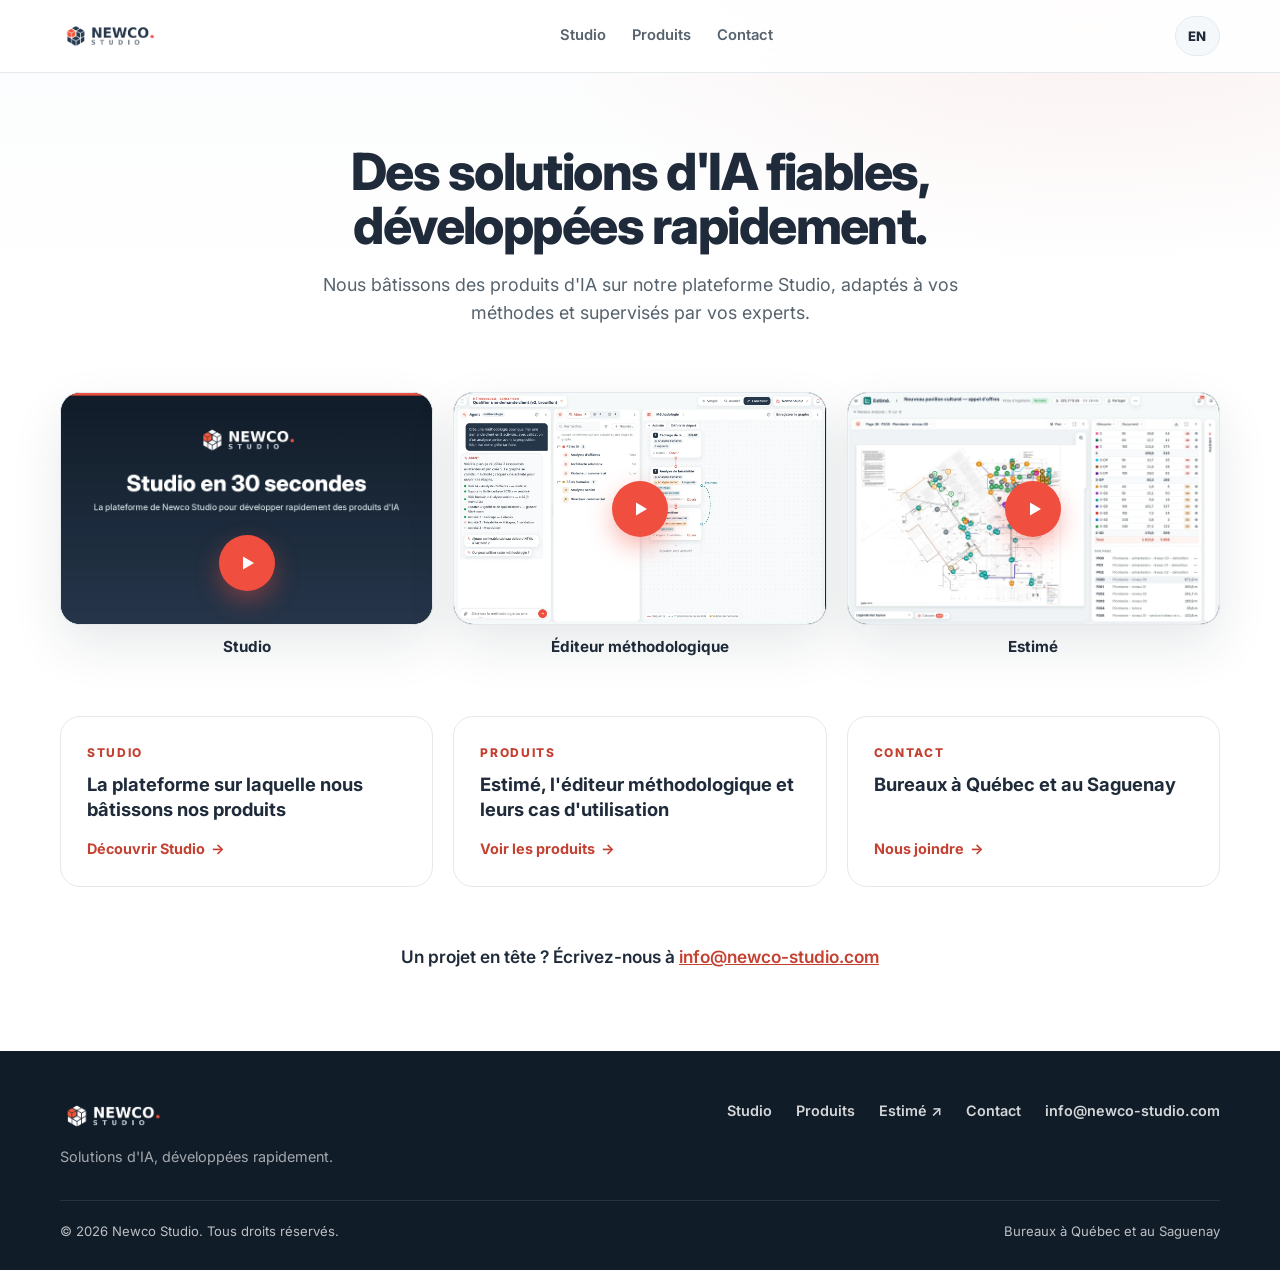
<file: index.html>
<!DOCTYPE html>
<html lang="fr-CA">
<head>
<meta charset="utf-8">
<meta name="viewport" content="width=device-width, initial-scale=1">
<title>Newco Studio — Solutions d'IA développées rapidement</title>
<meta name="description" content="Newco Studio développe rapidement des solutions d'IA fiables sur sa plateforme Studio : l'éditeur méthodologique et Estimé." data-i18n="content" data-content-en="Newco Studio builds reliable AI solutions fast on its Studio platform: the methodology editor and Estimate.">
<meta name="theme-color" content="#26364A">
<link rel="icon" type="image/png" sizes="32x32" href="images/favicon-32.png">
<link rel="apple-touch-icon" sizes="180x180" href="images/favicon-180.png">
<meta property="og:type" content="website">
<meta property="og:site_name" content="Newco Studio">
<meta property="og:title" content="Newco Studio — Solutions d'IA développées rapidement">
<meta property="og:description" content="Newco Studio développe rapidement des solutions d'IA fiables sur sa plateforme Studio : l'éditeur méthodologique et Estimé.">
<meta property="og:image" content="images/og-image.jpg">
<meta property="og:image:width" content="1200">
<meta property="og:image:height" content="630">
<meta name="twitter:card" content="summary_large_image">
<link rel="preconnect" href="https://fonts.googleapis.com">
<link rel="preconnect" href="https://fonts.gstatic.com" crossorigin>
<link href="https://fonts.googleapis.com/css2?family=Inter:wght@400;500;600;700;800&display=swap" rel="stylesheet">
<link rel="stylesheet" href="styles.css">
</head>
<body data-lang="fr"
  data-title-fr="Newco Studio — Solutions d'IA développées rapidement"
  data-title-en="Newco Studio — AI solutions, built fast">
<a class="skip" href="#main"><span class="fr">Aller au contenu</span><span class="en">Skip to content</span></a>

<header class="nav">
  <div class="wrap nav-in">
    <a class="brand" href="index.html"><img src="images/logo-wordmark.png" alt="Newco Studio" width="931" height="306"></a>
    <nav class="nav-links" id="navLinks" aria-label="Principale" data-i18n="aria-label" data-aria-label-en="Main">
      <a href="studio.html">Studio</a>
      <a href="produits.html"><span class="fr">Produits</span><span class="en">Products</span></a>
      <a href="contact.html">Contact</a>
    </nav>
    <div class="nav-right">
      <button class="lang" id="langBtn" type="button" lang="en" aria-label="English version">EN</button>
      <button class="menu-btn" id="menuBtn" type="button" aria-controls="navLinks" aria-expanded="false" aria-label="Menu"><span></span><span></span><span></span></button>
    </div>
  </div>
</header>

<main id="main">

<section class="home-hero">
  <div class="wrap">
    <h1><span class="fr">Des solutions d'IA fiables, développées rapidement.</span><span class="en">Reliable AI solutions, built fast.</span></h1>
    <p class="lead"><span class="fr">Nous bâtissons des produits d'IA sur notre plateforme Studio, adaptés à vos méthodes et supervisés par vos experts.</span><span class="en">We build AI products on our Studio platform, adapted to your methods and supervised by your experts.</span></p>
  </div>
</section>

<section class="home-videos" aria-label="Vidéos de 30 secondes" data-i18n="aria-label" data-aria-label-en="30-second videos">
  <div class="wrap vgrid">
      <figure class="vcard reveal">
        <figure class="vid brand" data-video-fr="videos/studio-30s-fr.mp4" data-video-en="videos/studio-30s-en.mp4">
      <video preload="none" playsinline controls width="1600" height="1000"
        poster="images/shots/studio-poster-fr.webp" data-poster-en="images/shots/studio-poster-en.webp"
        aria-label="Vidéo : Studio en 30 secondes" data-aria-label-en="Video: Studio in 30 seconds" data-i18n="poster aria-label">
        <source src="videos/studio-30s-fr.mp4" type="video/mp4">
      </video>
      <button class="vid-play" type="button" aria-label="Lire la vidéo : Studio en 30 secondes" data-aria-label-en="Play the video: Studio in 30 seconds" data-i18n="aria-label">
        <span class="pb" aria-hidden="true"><svg viewBox="0 0 20 20"><path d="M5 3.5v13l11-6.5z" fill="#fff"/></svg></span>
        <span><span class="fr">Studio en 30 secondes</span><span class="en">Studio in 30 seconds</span>
          <small class="when-ready">0:30</small>
          <small class="when-soon"><span class="fr">Vidéo bientôt disponible</span><span class="en">Video coming soon</span></small></span>
      </button>
    </figure>
        <figcaption><span class="fr">Studio</span><span class="en">Studio</span></figcaption>
      </figure>
      <figure class="vcard reveal">
        <figure class="vid" data-video-fr="videos/editeur-30s-fr.mp4" data-video-en="videos/editeur-30s-en.mp4">
          <video preload="none" playsinline controls width="1440" height="900"
            poster="images/shots/editor-graph-fr.webp" data-poster-en="images/shots/editor-graph-en.webp"
            aria-label="Vidéo : l'éditeur méthodologique en 30 secondes" data-aria-label-en="Video: the methodology editor in 30 seconds" data-i18n="poster aria-label">
            <source src="videos/editeur-30s-fr.mp4" type="video/mp4">
          </video>
          <button class="vid-play" type="button">
            <span class="pb" aria-hidden="true"><svg viewBox="0 0 20 20"><path d="M5 3.5v13l11-6.5z" fill="#fff"/></svg></span>
            <span><span class="fr">L'éditeur en 30 secondes</span><span class="en">The editor in 30 seconds</span>
              <small class="when-ready">0:30</small>
              <small class="when-soon"><span class="fr">Vidéo bientôt disponible</span><span class="en">Video coming soon</span></small></span>
          </button>
        </figure>
        <figcaption><span class="fr">Éditeur méthodologique</span><span class="en">Methodology editor</span></figcaption>
      </figure>
      <figure class="vcard reveal">
        <figure class="vid" data-video-fr="videos/estime-30s-fr.mp4" data-video-en="videos/estime-30s-en.mp4">
          <video preload="none" playsinline controls width="1600" height="1000"
            poster="images/shots/estime-plan-measure-fr.webp" data-poster-en="images/shots/estime-plan-measure-en.webp"
            aria-label="Vidéo : Estimé en 30 secondes" data-aria-label-en="Video: Estimate in 30 seconds" data-i18n="poster aria-label">
            <source src="videos/estime-30s-fr.mp4" type="video/mp4">
          </video>
          <button class="vid-play" type="button">
            <span class="pb" aria-hidden="true"><svg viewBox="0 0 20 20"><path d="M5 3.5v13l11-6.5z" fill="#fff"/></svg></span>
            <span><span class="fr">Estimé en 30 secondes</span><span class="en">Estimate in 30 seconds</span>
              <small class="when-ready">0:30</small>
              <small class="when-soon"><span class="fr">Vidéo bientôt disponible</span><span class="en">Video coming soon</span></small></span>
          </button>
        </figure>
        <figcaption><span class="fr">Estimé</span><span class="en">Estimate</span></figcaption>
      </figure>
  </div>
</section>

<section class="home-links">
  <div class="wrap lgrid">
    <a class="lcard reveal" href="studio.html">
      <span class="lk">Studio</span>
      <b><span class="fr">La plateforme sur laquelle nous bâtissons nos produits</span><span class="en">The platform we build our products on</span></b>
      <span class="go arrow"><span class="fr">Découvrir Studio</span><span class="en">Discover Studio</span></span>
    </a>
    <a class="lcard reveal" href="produits.html">
      <span class="lk"><span class="fr">Produits</span><span class="en">Products</span></span>
      <b><span class="fr">Estimé, l'éditeur méthodologique et leurs cas d'utilisation</span><span class="en">Estimate, the methodology editor and their use cases</span></b>
      <span class="go arrow"><span class="fr">Voir les produits</span><span class="en">See the products</span></span>
    </a>
    <a class="lcard reveal" href="contact.html">
      <span class="lk">Contact</span>
      <b><span class="fr">Bureaux à Québec et au Saguenay</span><span class="en">Offices in Québec City and Saguenay</span></b>
      <span class="go arrow"><span class="fr">Nous joindre</span><span class="en">Contact us</span></span>
    </a>
  </div>
</section>

<section class="home-cta">
  <div class="wrap">
    <p class="reveal"><span class="fr">Un projet en tête ? Écrivez-nous à</span><span class="en">Have a project in mind? Write to us at</span> <a href="mailto:info@newco-studio.com">info@newco-studio.com</a></p>
  </div>
</section>

</main>

<footer class="footer">
  <div class="wrap footer-in">
    <div>
      <img src="images/logo-wordmark-white.png" alt="Newco Studio" width="931" height="306" loading="lazy">
      <p><span class="fr">Solutions d'IA, développées rapidement.</span><span class="en">AI solutions, built fast.</span></p>
    </div>
    <nav aria-label="Pied de page" data-i18n="aria-label" data-aria-label-en="Footer">
      <a href="studio.html">Studio</a>
      <a href="produits.html"><span class="fr">Produits</span><span class="en">Products</span></a>
      <a class="ext" data-ext="ESTIME_URL" href="produits.html#estime"><span class="fr">Estimé </span><span class="en">Estimate </span></a>
      <a href="contact.html">Contact</a>
      <a href="mailto:info@newco-studio.com">info@newco-studio.com</a>
    </nav>
  </div>
  <div class="wrap footer-bottom">
    <span><span class="fr">© 2026 Newco Studio. Tous droits réservés.</span><span class="en">© 2026 Newco Studio. All rights reserved.</span></span>
    <span><span class="fr">Bureaux à Québec et au Saguenay</span><span class="en">Offices in Québec City and Saguenay</span></span>
  </div>
</footer>

<script src="config.js"></script>
<script src="app.js"></script>
</body>
</html>
</file>
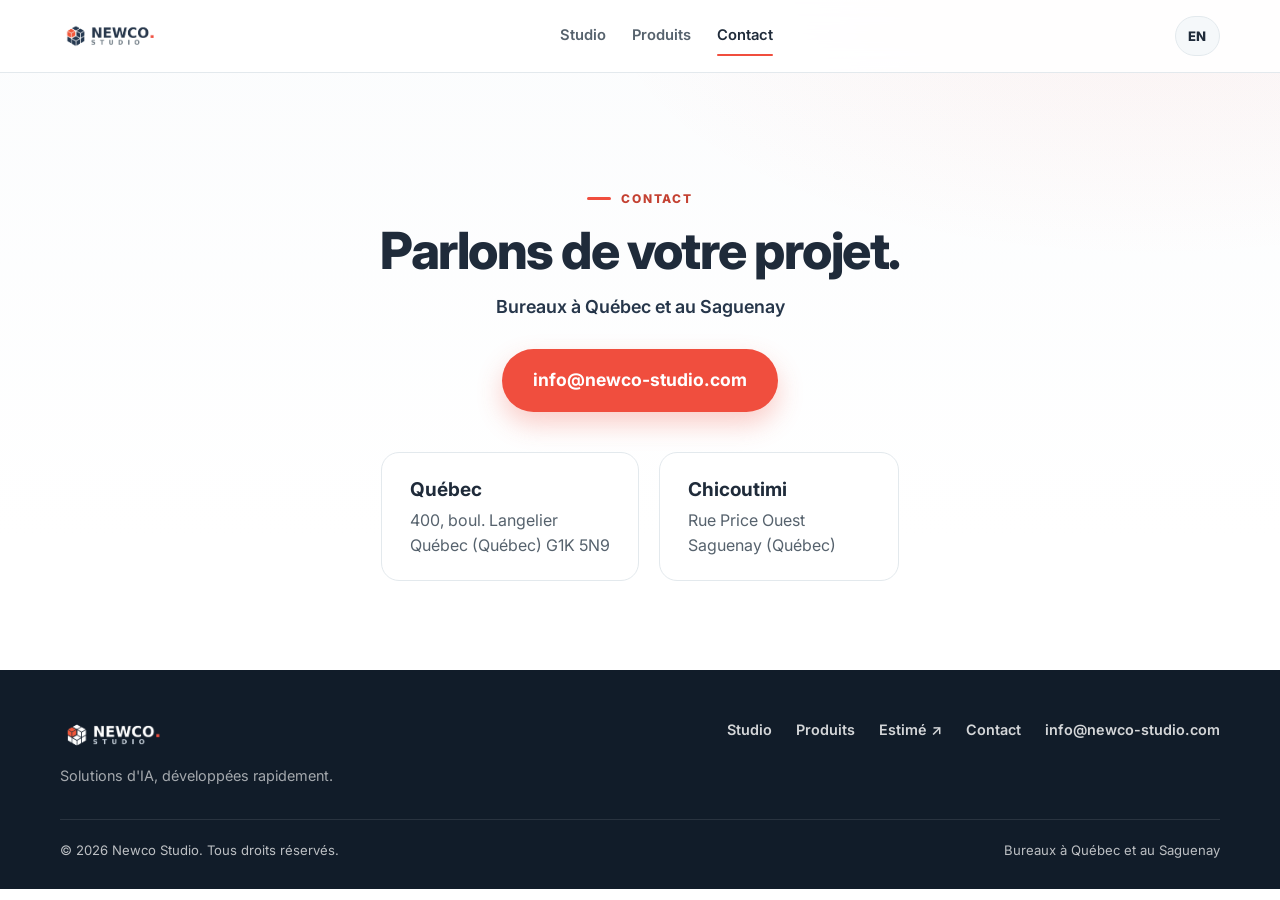
<file: contact.html>
<!DOCTYPE html>
<html lang="fr-CA">
<head>
<meta charset="utf-8">
<meta name="viewport" content="width=device-width, initial-scale=1">
<title>Contact — Newco Studio</title>
<meta name="description" content="Joindre Newco Studio : info@newco-studio.com. Bureaux à Québec et au Saguenay." data-i18n="content" data-content-en="Contact Newco Studio: info@newco-studio.com. Offices in Québec City and Saguenay.">
<meta name="theme-color" content="#26364A">
<link rel="icon" type="image/png" sizes="32x32" href="images/favicon-32.png">
<link rel="apple-touch-icon" sizes="180x180" href="images/favicon-180.png">
<meta property="og:type" content="website">
<meta property="og:site_name" content="Newco Studio">
<meta property="og:title" content="Contact — Newco Studio">
<meta property="og:description" content="Joindre Newco Studio : info@newco-studio.com. Bureaux à Québec et au Saguenay.">
<meta property="og:image" content="images/og-image.jpg">
<meta property="og:image:width" content="1200">
<meta property="og:image:height" content="630">
<meta name="twitter:card" content="summary_large_image">
<link rel="preconnect" href="https://fonts.googleapis.com">
<link rel="preconnect" href="https://fonts.gstatic.com" crossorigin>
<link href="https://fonts.googleapis.com/css2?family=Inter:wght@400;500;600;700;800&display=swap" rel="stylesheet">
<link rel="stylesheet" href="styles.css">
</head>
<body data-lang="fr"
  data-title-fr="Contact — Newco Studio"
  data-title-en="Contact — Newco Studio">
<a class="skip" href="#main"><span class="fr">Aller au contenu</span><span class="en">Skip to content</span></a>

<header class="nav">
  <div class="wrap nav-in">
    <a class="brand" href="index.html"><img src="images/logo-wordmark.png" alt="Newco Studio" width="931" height="306"></a>
    <nav class="nav-links" id="navLinks" aria-label="Principale" data-i18n="aria-label" data-aria-label-en="Main">
      <a href="studio.html">Studio</a>
      <a href="produits.html"><span class="fr">Produits</span><span class="en">Products</span></a>
      <a href="contact.html" aria-current="page">Contact</a>
    </nav>
    <div class="nav-right">
      <button class="lang" id="langBtn" type="button" lang="en" aria-label="English version">EN</button>
      <button class="menu-btn" id="menuBtn" type="button" aria-controls="navLinks" aria-expanded="false" aria-label="Menu"><span></span><span></span><span></span></button>
    </div>
  </div>
</header>

<main id="main">

<section class="page-hero contact-hero">
  <div class="wrap">
    <div class="eyebrow">Contact</div>
    <h1><span class="fr">Parlons de votre projet.</span><span class="en">Let's talk about your project.</span></h1>
    <p class="lead"><span class="fr">Bureaux à Québec et au Saguenay</span><span class="en">Offices in Québec City and Saguenay</span></p>
    <div class="actions">
      <a class="btn btn-primary btn-lg" href="mailto:info@newco-studio.com">info@newco-studio.com</a>
    </div>
    <div class="offices">
      <address class="office"><b>Québec</b>400, boul. Langelier<br><span class="fr">Québec (Québec)</span><span class="en">Québec City, QC</span> G1K 5N9</address>
      <address class="office"><b>Chicoutimi</b><span class="fr">Rue Price Ouest</span><span class="en">Price Street West</span><br><span class="fr">Saguenay (Québec)</span><span class="en">Saguenay, QC</span></address>
    </div>
  </div>
</section>

</main>

<footer class="footer">
  <div class="wrap footer-in">
    <div>
      <img src="images/logo-wordmark-white.png" alt="Newco Studio" width="931" height="306" loading="lazy">
      <p><span class="fr">Solutions d'IA, développées rapidement.</span><span class="en">AI solutions, built fast.</span></p>
    </div>
    <nav aria-label="Pied de page" data-i18n="aria-label" data-aria-label-en="Footer">
      <a href="studio.html">Studio</a>
      <a href="produits.html"><span class="fr">Produits</span><span class="en">Products</span></a>
      <a class="ext" data-ext="ESTIME_URL" href="produits.html#estime"><span class="fr">Estimé </span><span class="en">Estimate </span></a>
      <a href="contact.html">Contact</a>
      <a href="mailto:info@newco-studio.com">info@newco-studio.com</a>
    </nav>
  </div>
  <div class="wrap footer-bottom">
    <span><span class="fr">© 2026 Newco Studio. Tous droits réservés.</span><span class="en">© 2026 Newco Studio. All rights reserved.</span></span>
    <span><span class="fr">Bureaux à Québec et au Saguenay</span><span class="en">Offices in Québec City and Saguenay</span></span>
  </div>
</footer>

<script src="config.js"></script>
<script src="app.js"></script>
</body>
</html>
</file>
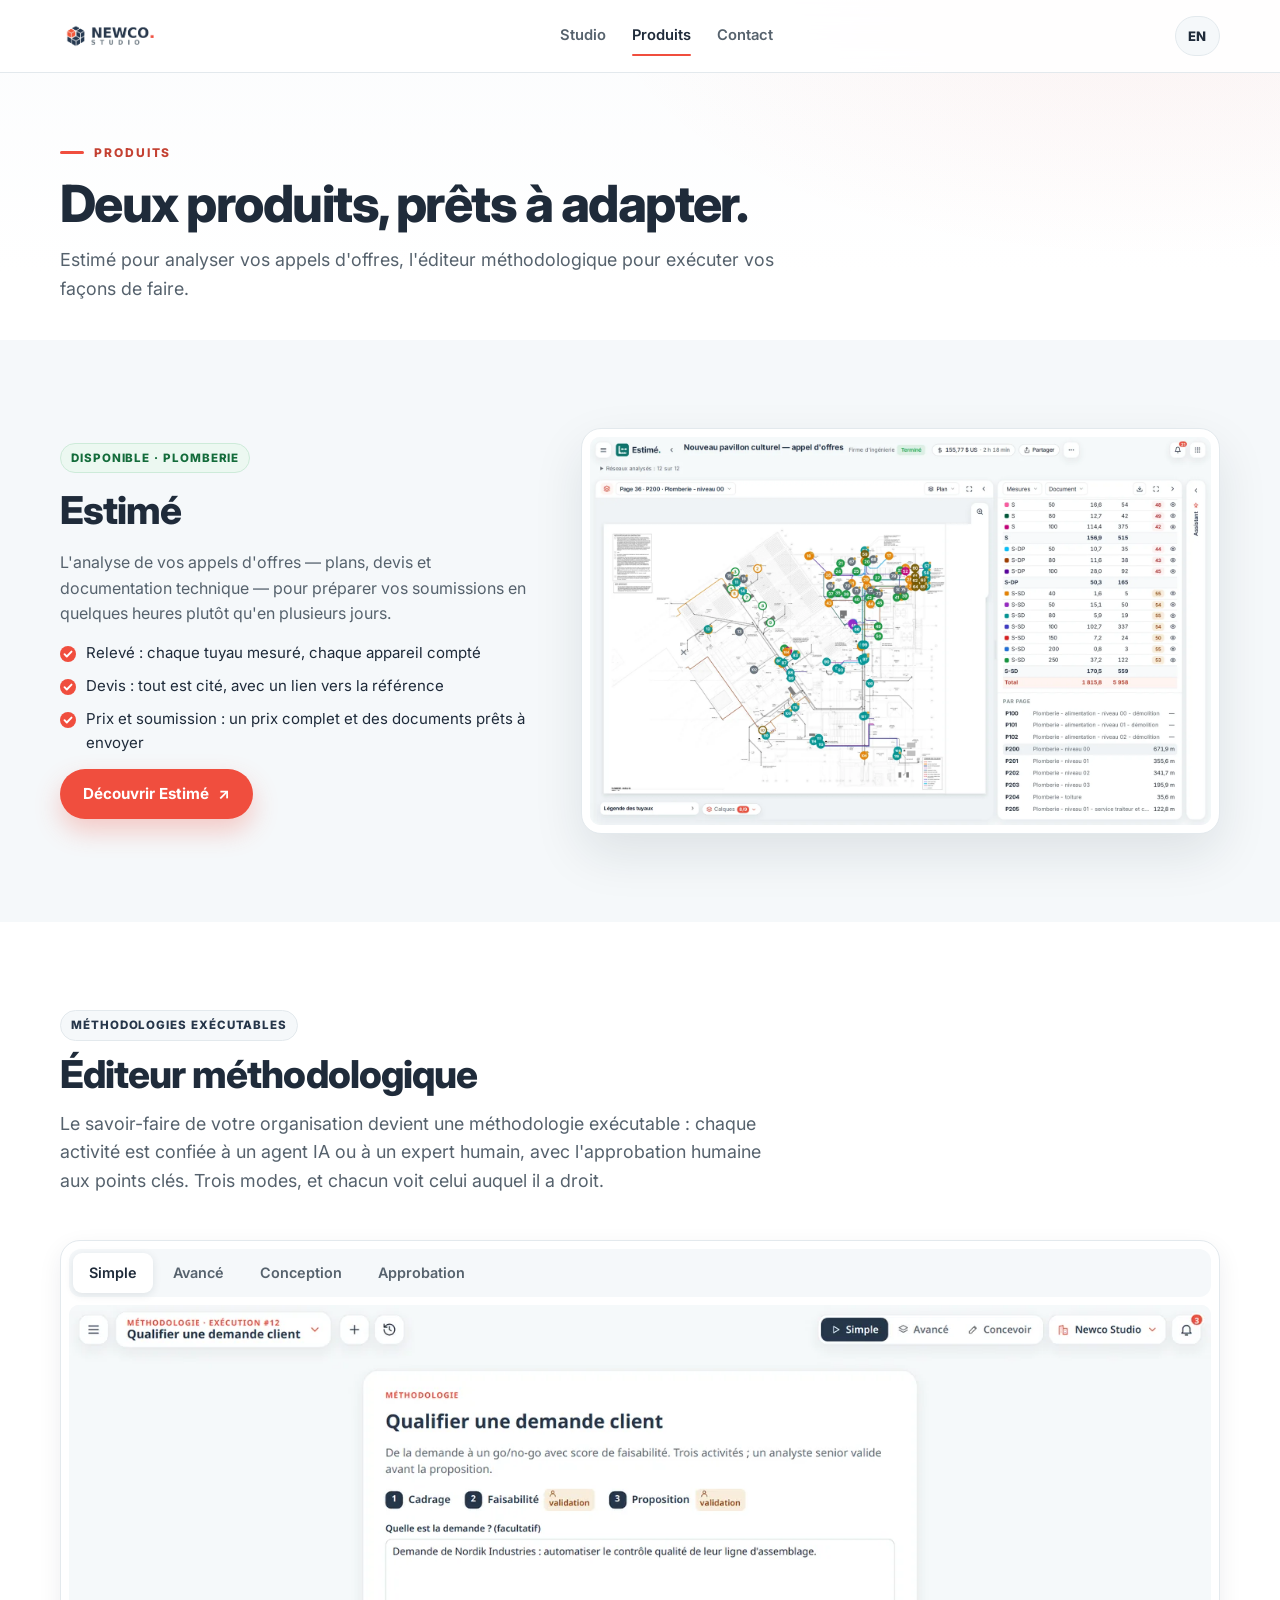
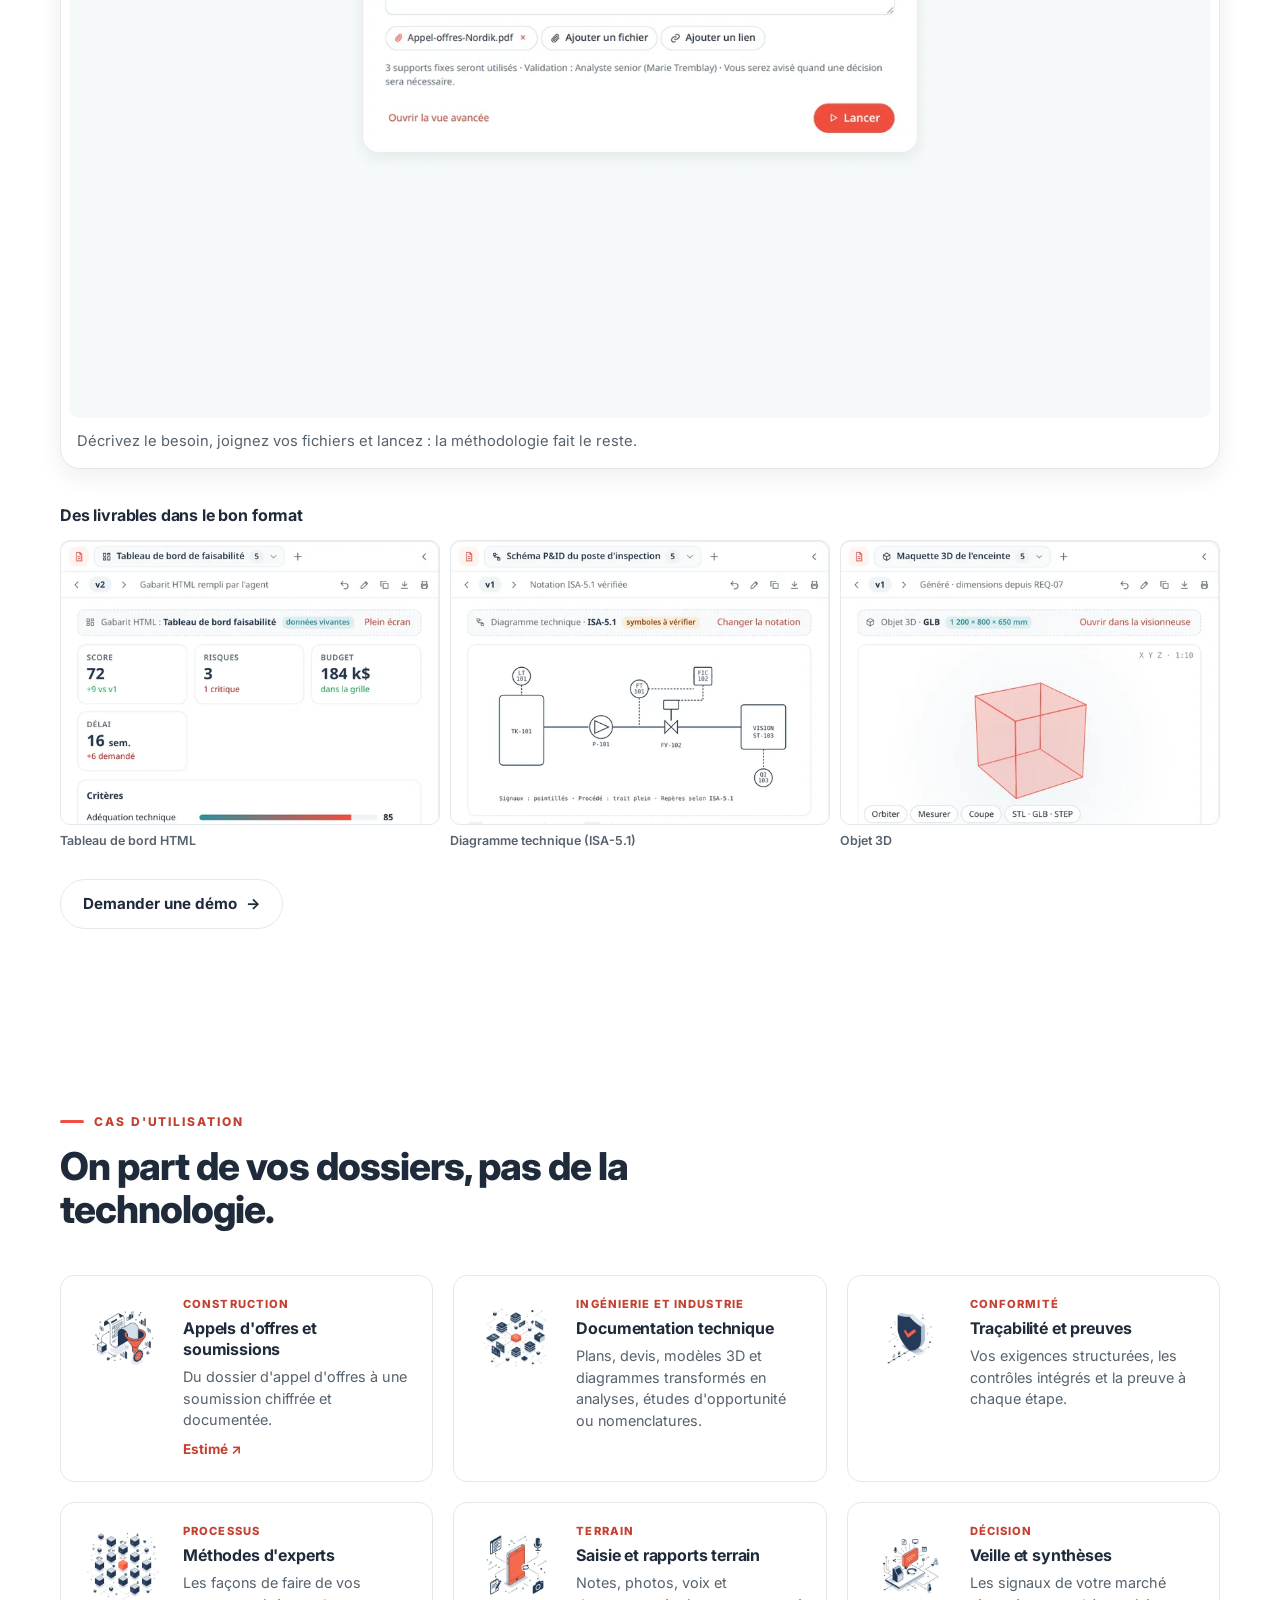
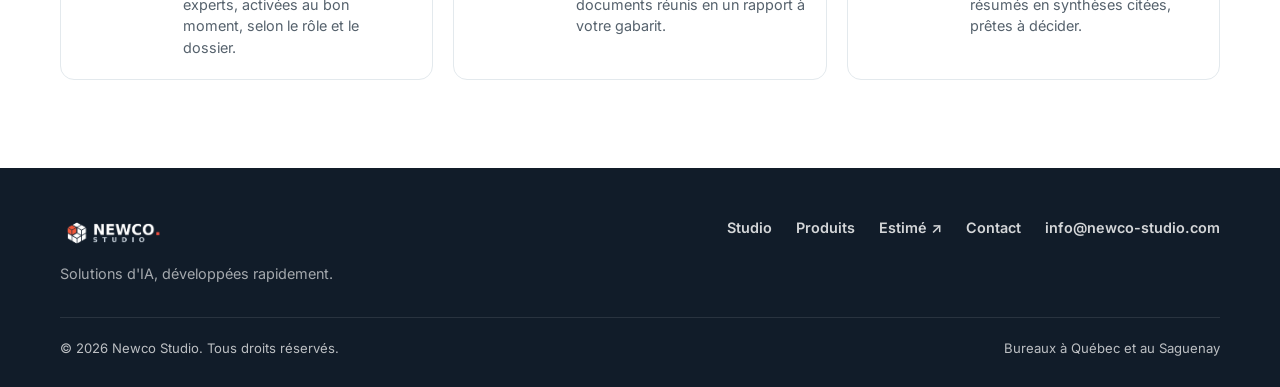
<file: produits.html>
<!DOCTYPE html>
<html lang="fr-CA">
<head>
<meta charset="utf-8">
<meta name="viewport" content="width=device-width, initial-scale=1">
<title>Produits — Newco Studio</title>
<meta name="description" content="L'éditeur méthodologique et Estimé, les produits d'IA de Newco Studio, et leurs cas d'utilisation." data-i18n="content" data-content-en="The methodology editor and Estimate, Newco Studio's AI products, and their use cases.">
<meta name="theme-color" content="#26364A">
<link rel="icon" type="image/png" sizes="32x32" href="images/favicon-32.png">
<link rel="apple-touch-icon" sizes="180x180" href="images/favicon-180.png">
<meta property="og:type" content="website">
<meta property="og:site_name" content="Newco Studio">
<meta property="og:title" content="Produits — Newco Studio">
<meta property="og:description" content="L'éditeur méthodologique et Estimé, les produits d'IA de Newco Studio, et leurs cas d'utilisation.">
<meta property="og:image" content="images/og-image.jpg">
<meta property="og:image:width" content="1200">
<meta property="og:image:height" content="630">
<meta name="twitter:card" content="summary_large_image">
<link rel="preconnect" href="https://fonts.googleapis.com">
<link rel="preconnect" href="https://fonts.gstatic.com" crossorigin>
<link href="https://fonts.googleapis.com/css2?family=Inter:wght@400;500;600;700;800&display=swap" rel="stylesheet">
<link rel="stylesheet" href="styles.css">
</head>
<body data-lang="fr"
  data-title-fr="Produits — Newco Studio"
  data-title-en="Products — Newco Studio">
<a class="skip" href="#main"><span class="fr">Aller au contenu</span><span class="en">Skip to content</span></a>

<header class="nav">
  <div class="wrap nav-in">
    <a class="brand" href="index.html"><img src="images/logo-wordmark.png" alt="Newco Studio" width="931" height="306"></a>
    <nav class="nav-links" id="navLinks" aria-label="Principale" data-i18n="aria-label" data-aria-label-en="Main">
      <a href="studio.html">Studio</a>
      <a href="produits.html" aria-current="page"><span class="fr">Produits</span><span class="en">Products</span></a>
      <a href="contact.html">Contact</a>
    </nav>
    <div class="nav-right">
      <button class="lang" id="langBtn" type="button" lang="en" aria-label="English version">EN</button>
      <button class="menu-btn" id="menuBtn" type="button" aria-controls="navLinks" aria-expanded="false" aria-label="Menu"><span></span><span></span><span></span></button>
    </div>
  </div>
</header>

<main id="main">

<section class="page-hero">
  <div class="wrap">
    <div class="eyebrow"><span class="fr">Produits</span><span class="en">Products</span></div>
    <h1><span class="fr">Deux produits, prêts à adapter.</span><span class="en">Two products, ready to adapt.</span></h1>
    <p class="lead"><span class="fr">Estimé pour analyser vos appels d'offres, l'éditeur méthodologique pour exécuter vos façons de faire.</span><span class="en">Estimate to analyse your tenders, the methodology editor to run your ways of working.</span></p>
  </div>
</section>
<!-- ESTIME -->
<section id="estime" class="products">
  <div class="wrap split-e">
    <div class="prod-body">
          <span class="tag ok"><span class="fr">Disponible · plomberie</span><span class="en">Available · plumbing</span></span>
          <h2><span class="fr">Estimé</span><span class="en">Estimate</span></h2>
          <p><span class="fr">L'analyse de vos appels d'offres — plans, devis et documentation technique — pour préparer vos soumissions en quelques heures plutôt qu'en plusieurs jours.</span><span class="en">Analysis of your tenders — drawings, specifications and technical documents — to prepare your bids in a few hours instead of several days.</span></p>
          <ul class="checks">
            <li><span class="fr">Relevé : chaque tuyau mesuré, chaque appareil compté</span><span class="en">Takeoff: every pipe measured, every fixture counted</span></li>
            <li><span class="fr">Devis : tout est cité, avec un lien vers la référence</span><span class="en">Specification: everything cited, linked to the reference</span></li>
            <li><span class="fr">Prix et soumission : un prix complet et des documents prêts à envoyer</span><span class="en">Pricing and bid: a complete price and documents ready to send</span></li>
          </ul>
          <div class="actions">
            <a class="btn btn-primary ext" data-ext="ESTIME_URL" href="produits.html#estime"><span class="fr">Découvrir Estimé</span><span class="en">Discover Estimate</span></a>
          </div>
        </div>
    <figure class="frame-l reveal">
      <button class="zoom" type="button" aria-label="Agrandir la capture" data-aria-label-en="Enlarge the screenshot" data-i18n="aria-label"><img src="images/shots/estime-plan-measure-fr.webp" data-src-en="images/shots/estime-plan-measure-en.webp" data-i18n="src alt" loading="lazy" width="1600" height="1000" alt="Estimé : les longueurs de tuyaux par type et diamètre sur un plan de plomberie" data-alt-en="Estimate: pipe lengths by type and diameter on a plumbing drawing"></button>
    </figure>
  </div>
</section>

<!-- METHODOLOGY EDITOR -->
<section id="editor">
  <div class="wrap">
    <div class="head reveal">
      <span class="tag"><span class="fr">Méthodologies exécutables</span><span class="en">Executable methodologies</span></span>
      <h2><span class="fr">Éditeur méthodologique</span><span class="en">Methodology editor</span></h2>
      <p class="lead"><span class="fr">Le savoir-faire de votre organisation devient une méthodologie exécutable : chaque activité est confiée à un agent IA ou à un expert humain, avec l'approbation humaine aux points clés. Trois modes, et chacun voit celui auquel il a droit.</span><span class="en">Your organisation's know-how becomes an executable methodology: each activity goes to an AI agent or a human expert, with human approval at key points. Three modes, and everyone sees the one they are allowed.</span></p>
    </div>
    <div class="viewer reveal">
      <div class="tabs" role="tablist" aria-label="Modes de l'éditeur" data-i18n="aria-label" data-aria-label-en="Editor modes">
        <button role="tab" id="t-ed-simple" aria-controls="p-ed-simple" aria-selected="true"><span class="fr">Simple</span><span class="en">Simple</span></button>
        <button role="tab" id="t-ed-advanced" aria-controls="p-ed-advanced" aria-selected="false" tabindex="-1"><span class="fr">Avancé</span><span class="en">Advanced</span></button>
        <button role="tab" id="t-ed-design" aria-controls="p-ed-design" aria-selected="false" tabindex="-1"><span class="fr">Conception</span><span class="en">Design</span></button>
        <button role="tab" id="t-ed-approval" aria-controls="p-ed-approval" aria-selected="false" tabindex="-1"><span class="fr">Approbation</span><span class="en">Approval</span></button>
      </div>
        <div class="panel" role="tabpanel" id="p-ed-simple" aria-labelledby="t-ed-simple">
          <button class="zoom" type="button" aria-label="Agrandir la capture" data-aria-label-en="Enlarge the screenshot" data-i18n="aria-label"><img src="images/shots/editor-start-fr.webp" data-src-en="images/shots/editor-start-en.webp" data-i18n="src alt" loading="lazy" width="1440" height="900" alt="Mode simple : la demande, les fichiers joints et le bouton Lancer" data-alt-en="Simple mode: the request, the attached files and the Start button"></button>
          <p><span class="fr">Décrivez le besoin, joignez vos fichiers et lancez : la méthodologie fait le reste.</span><span class="en">Describe the need, attach your files and start: the methodology does the rest.</span></p>
        </div>
        <div class="panel" role="tabpanel" id="p-ed-advanced" aria-labelledby="t-ed-advanced" hidden>
          <button class="zoom" type="button" aria-label="Agrandir la capture" data-aria-label-en="Enlarge the screenshot" data-i18n="aria-label"><img src="images/shots/editor-run-fr.webp" data-src-en="images/shots/editor-run-en.webp" data-i18n="src alt" loading="lazy" width="1440" height="900" alt="Mode avancé : l'agent, les supports et le livrable en cours" data-alt-en="Advanced mode: the agent, the supports and the deliverable in progress"></button>
          <p><span class="fr">La conversation avec l'agent, les supports et le livrable, côte à côte.</span><span class="en">The agent conversation, the supports and the deliverable, side by side.</span></p>
        </div>
        <div class="panel" role="tabpanel" id="p-ed-design" aria-labelledby="t-ed-design" hidden>
          <button class="zoom" type="button" aria-label="Agrandir la capture" data-aria-label-en="Enlarge the screenshot" data-i18n="aria-label"><img src="images/shots/editor-graph-fr.webp" data-src-en="images/shots/editor-graph-en.webp" data-i18n="src alt" loading="lazy" width="1440" height="900" alt="Mode conception : l'assistant, la bibliothèque et le graphe des activités" data-alt-en="Design mode: the assistant, the library and the activity graph"></button>
          <p><span class="fr">L'assistant de méthodologie, la bibliothèque de rôles et de supports, et le graphe des activités.</span><span class="en">The methodology assistant, the library of roles and supports, and the activity graph.</span></p>
        </div>
        <div class="panel" role="tabpanel" id="p-ed-approval" aria-labelledby="t-ed-approval" hidden>
          <button class="zoom" type="button" aria-label="Agrandir la capture" data-aria-label-en="Enlarge the screenshot" data-i18n="aria-label"><img src="images/shots/editor-validation-fr.webp" data-src-en="images/shots/editor-validation-en.webp" data-i18n="src alt" loading="lazy" width="1440" height="900" alt="Approbation humaine : la décision de l'expert à côté du livrable" data-alt-en="Human approval: the expert's decision next to the deliverable"></button>
          <p><span class="fr">L'expert valide ou demande une révision, le livrable sous les yeux.</span><span class="en">The expert approves or asks for a revision, with the deliverable in view.</span></p>
        </div>
    </div>
    <h3 class="sub reveal"><span class="fr">Des livrables dans le bon format</span><span class="en">Deliverables in the right format</span></h3>
    <ul class="thumbs reveal">
      <li><button class="zoom" type="button" aria-label="Agrandir : Tableau de bord HTML" data-aria-label-en="Enlarge: HTML dashboard" data-i18n="aria-label"><img src="images/shots/editor-dashboard-fr-crop.webp" data-src-en="images/shots/editor-dashboard-en-crop.webp" data-full="images/shots/editor-dashboard-fr.webp" data-data-full-en="images/shots/editor-dashboard-en.webp" data-i18n="src alt data-full" loading="lazy" width="560" height="716" alt="Livrable : tableau de bord html" data-alt-en="Deliverable: html dashboard"></button><span><span class="fr">Tableau de bord HTML</span><span class="en">HTML dashboard</span></span></li>
      <li><button class="zoom" type="button" aria-label="Agrandir : Diagramme technique (ISA-5.1)" data-aria-label-en="Enlarge: Technical diagram (ISA-5.1)" data-i18n="aria-label"><img src="images/shots/editor-diagram-fr-crop.webp" data-src-en="images/shots/editor-diagram-en-crop.webp" data-full="images/shots/editor-diagram-fr.webp" data-data-full-en="images/shots/editor-diagram-en.webp" data-i18n="src alt data-full" loading="lazy" width="560" height="716" alt="Livrable : diagramme technique (isa-5.1)" data-alt-en="Deliverable: technical diagram (isa-5.1)"></button><span><span class="fr">Diagramme technique (ISA-5.1)</span><span class="en">Technical diagram (ISA-5.1)</span></span></li>
      <li><button class="zoom" type="button" aria-label="Agrandir : Objet 3D" data-aria-label-en="Enlarge: 3D object" data-i18n="aria-label"><img src="images/shots/editor-3d-fr-crop.webp" data-src-en="images/shots/editor-3d-en-crop.webp" data-full="images/shots/editor-3d-fr.webp" data-data-full-en="images/shots/editor-3d-en.webp" data-i18n="src alt data-full" loading="lazy" width="560" height="716" alt="Livrable : objet 3d" data-alt-en="Deliverable: 3d object"></button><span><span class="fr">Objet 3D</span><span class="en">3D object</span></span></li>
    </ul>
    <div class="actions reveal" style="margin-top:28px"><a class="btn btn-ghost arrow" href="contact.html"><span class="fr">Demander une démo</span><span class="en">Request a demo</span></a></div>
  </div>
</section>

<!-- USE CASES -->
<section id="use-cases">
  <div class="wrap">
    <div class="head reveal">
      <div class="eyebrow"><span class="fr">Cas d'utilisation</span><span class="en">Use cases</span></div>
      <h2><span class="fr">On part de vos dossiers, pas de la technologie.</span><span class="en">We start from your files, not from technology.</span></h2>
    </div>
    <div class="cases">
      <a class="case reveal" data-ext="ESTIME_URL" href="produits.html#estime">
        <img src="images/use-cases/offres.webp" alt="" width="480" height="480" loading="lazy">
        <div>
          <div class="sector"><span class="fr">Construction</span><span class="en">Construction</span></div>
          <h3><span class="fr">Appels d'offres et soumissions</span><span class="en">Tenders and bids</span></h3>
          <p><span class="fr">Du dossier d'appel d'offres à une soumission chiffrée et documentée.</span><span class="en">From the tender package to a priced, documented bid.</span></p>
          <span class="more ext"><span class="fr">Estimé </span><span class="en">Estimate </span></span>
        </div>
      </a>
      <div class="case reveal">
        <img src="images/use-cases/connaissances.webp" alt="" width="480" height="480" loading="lazy">
        <div>
          <div class="sector"><span class="fr">Ingénierie et industrie</span><span class="en">Engineering and industry</span></div>
          <h3><span class="fr">Documentation technique</span><span class="en">Technical documentation</span></h3>
          <p><span class="fr">Plans, devis, modèles 3D et diagrammes transformés en analyses, études d'opportunité ou nomenclatures.</span><span class="en">Drawings, specifications, 3D models and diagrams turned into analyses, opportunity studies or bills of materials.</span></p>
        </div>
      </div>
      <div class="case reveal">
        <img src="images/use-cases/conformite.webp" alt="" width="480" height="480" loading="lazy">
        <div>
          <div class="sector"><span class="fr">Conformité</span><span class="en">Compliance</span></div>
          <h3><span class="fr">Traçabilité et preuves</span><span class="en">Traceability and evidence</span></h3>
          <p><span class="fr">Vos exigences structurées, les contrôles intégrés et la preuve à chaque étape.</span><span class="en">Your requirements structured, controls built in and evidence at every step.</span></p>
        </div>
      </div>
      <div class="case reveal">
        <img src="images/use-cases/methodes.webp" alt="" width="480" height="480" loading="lazy">
        <div>
          <div class="sector"><span class="fr">Processus</span><span class="en">Processes</span></div>
          <h3><span class="fr">Méthodes d'experts</span><span class="en">Expert methods</span></h3>
          <p><span class="fr">Les façons de faire de vos experts, activées au bon moment, selon le rôle et le dossier.</span><span class="en">Your experts' ways of working, activated at the right moment, by role and file.</span></p>
        </div>
      </div>
      <div class="case reveal">
        <img src="images/use-cases/collecte.webp" alt="" width="480" height="480" loading="lazy">
        <div>
          <div class="sector"><span class="fr">Terrain</span><span class="en">Field work</span></div>
          <h3><span class="fr">Saisie et rapports terrain</span><span class="en">Field capture and reports</span></h3>
          <p><span class="fr">Notes, photos, voix et documents réunis en un rapport à votre gabarit.</span><span class="en">Notes, photos, voice and documents assembled into a report on your template.</span></p>
        </div>
      </div>
      <div class="case reveal">
        <img src="images/use-cases/accueil.webp" alt="" width="480" height="480" loading="lazy">
        <div>
          <div class="sector"><span class="fr">Décision</span><span class="en">Decision</span></div>
          <h3><span class="fr">Veille et synthèses</span><span class="en">Monitoring and briefs</span></h3>
          <p><span class="fr">Les signaux de votre marché résumés en synthèses citées, prêtes à décider.</span><span class="en">Your market's signals summarised into cited briefs, ready for decisions.</span></p>
        </div>
      </div>
    </div>
  </div>
</section>

</main>

<dialog class="lightbox" id="lightbox" aria-label="Capture agrandie" data-i18n="aria-label" data-aria-label-en="Enlarged screenshot">
  <img alt="">
  <button class="lb-close" type="button" aria-label="Fermer" data-i18n="aria-label" data-aria-label-en="Close">×</button>
</dialog>


<footer class="footer">
  <div class="wrap footer-in">
    <div>
      <img src="images/logo-wordmark-white.png" alt="Newco Studio" width="931" height="306" loading="lazy">
      <p><span class="fr">Solutions d'IA, développées rapidement.</span><span class="en">AI solutions, built fast.</span></p>
    </div>
    <nav aria-label="Pied de page" data-i18n="aria-label" data-aria-label-en="Footer">
      <a href="studio.html">Studio</a>
      <a href="produits.html"><span class="fr">Produits</span><span class="en">Products</span></a>
      <a class="ext" data-ext="ESTIME_URL" href="produits.html#estime"><span class="fr">Estimé </span><span class="en">Estimate </span></a>
      <a href="contact.html">Contact</a>
      <a href="mailto:info@newco-studio.com">info@newco-studio.com</a>
    </nav>
  </div>
  <div class="wrap footer-bottom">
    <span><span class="fr">© 2026 Newco Studio. Tous droits réservés.</span><span class="en">© 2026 Newco Studio. All rights reserved.</span></span>
    <span><span class="fr">Bureaux à Québec et au Saguenay</span><span class="en">Offices in Québec City and Saguenay</span></span>
  </div>
</footer>

<script src="config.js"></script>
<script src="app.js"></script>
</body>
</html>
</file>
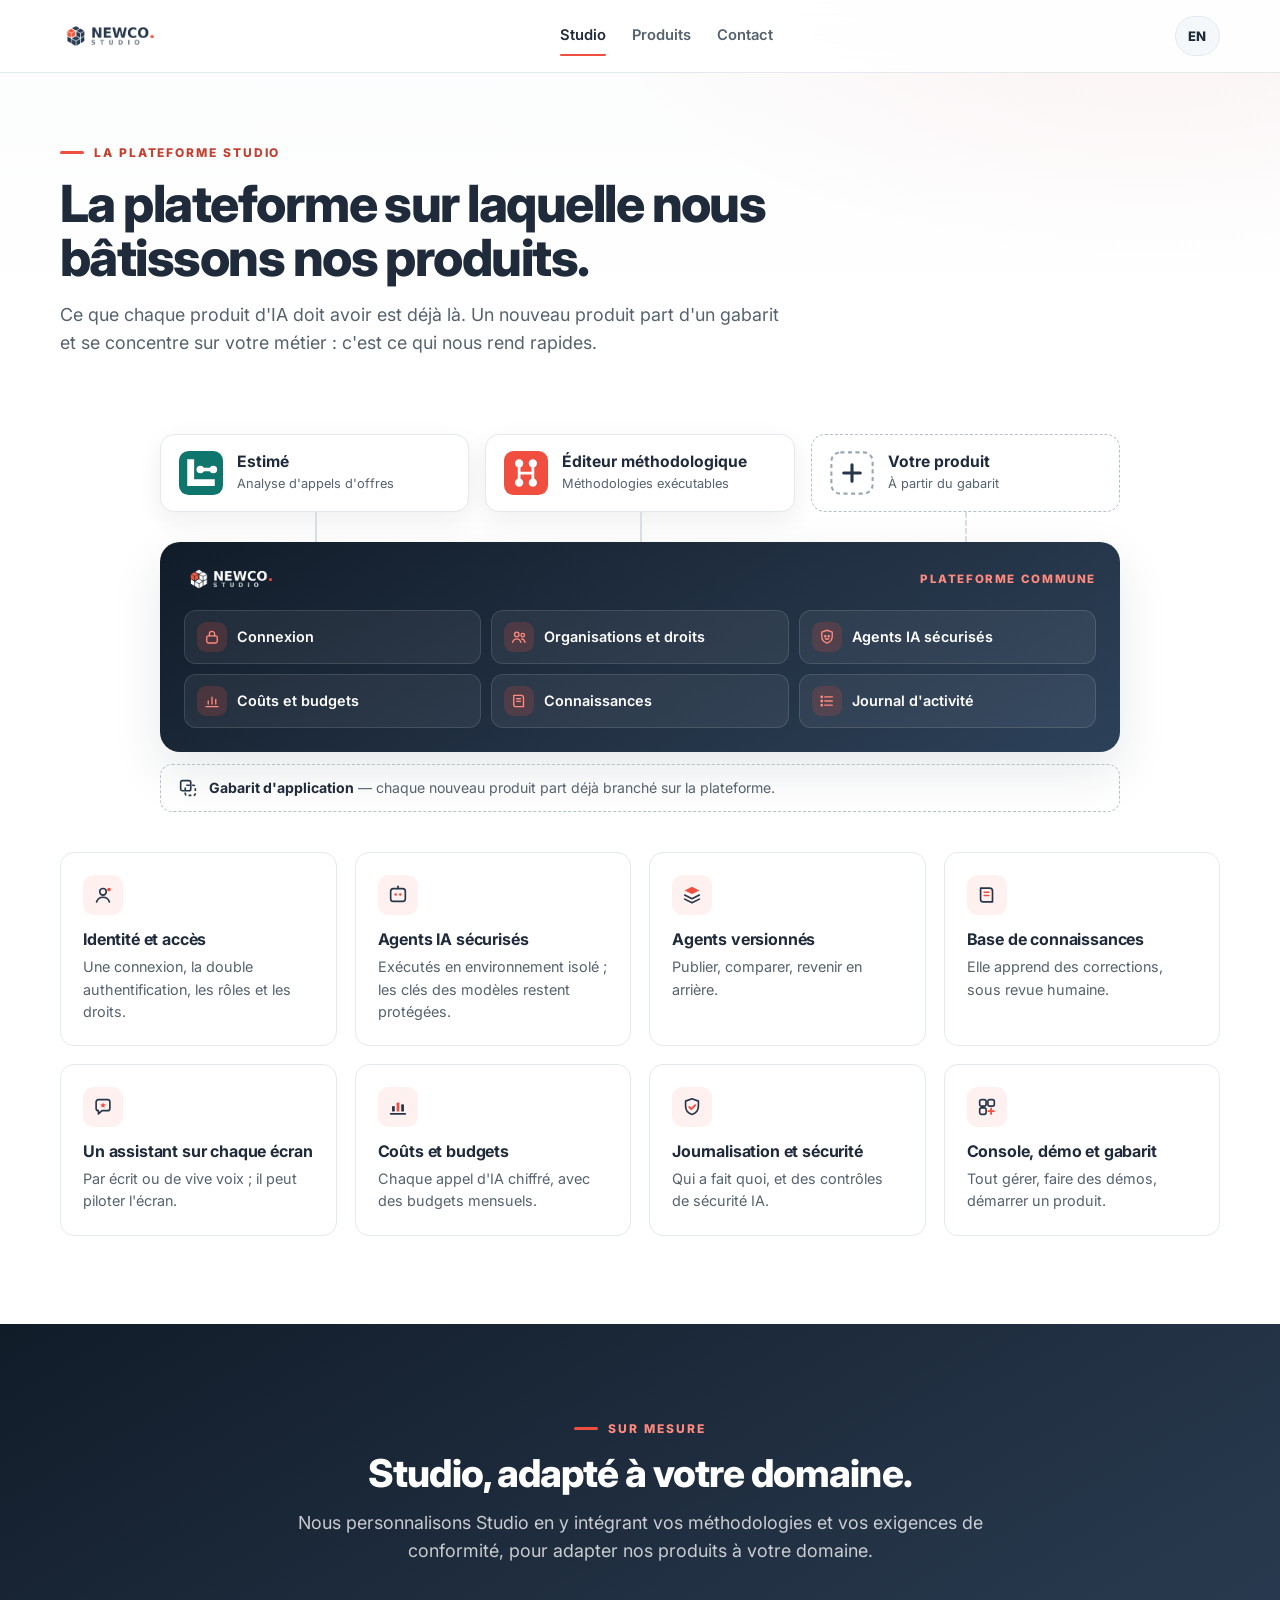
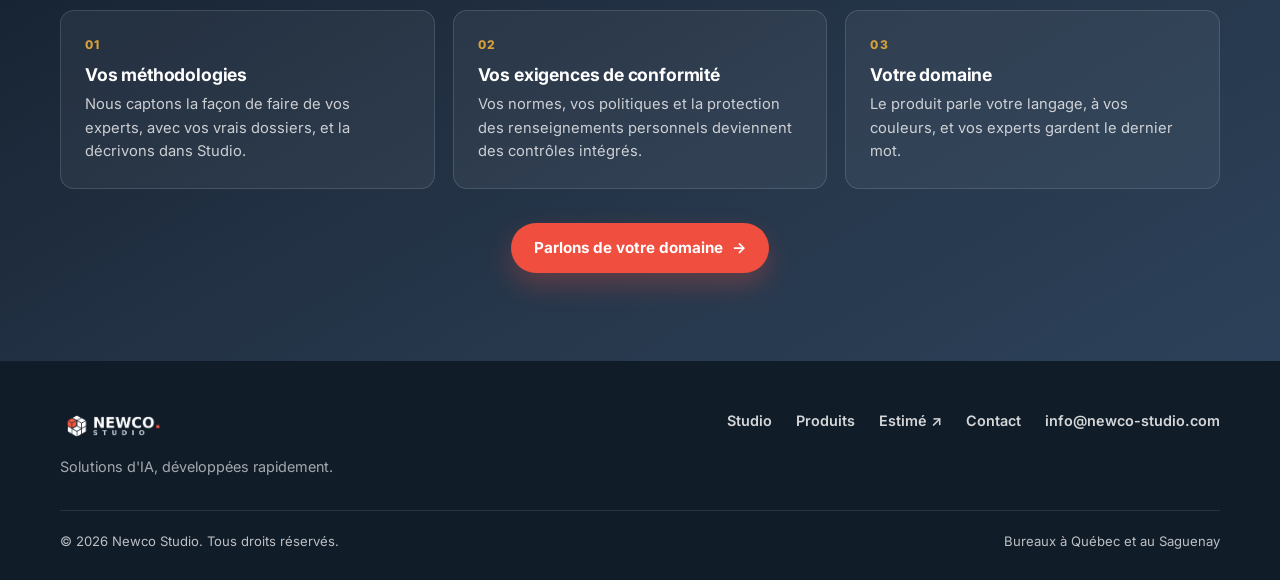
<file: studio.html>
<!DOCTYPE html>
<html lang="fr-CA">
<head>
<meta charset="utf-8">
<meta name="viewport" content="width=device-width, initial-scale=1">
<title>Studio — Newco Studio</title>
<meta name="description" content="Studio, la plateforme sur laquelle Newco Studio bâtit ses produits d'IA, adaptée à vos méthodologies et à vos exigences de conformité." data-i18n="content" data-content-en="Studio, the platform Newco Studio builds its AI products on, adapted to your methodologies and compliance requirements.">
<meta name="theme-color" content="#26364A">
<link rel="icon" type="image/png" sizes="32x32" href="images/favicon-32.png">
<link rel="apple-touch-icon" sizes="180x180" href="images/favicon-180.png">
<meta property="og:type" content="website">
<meta property="og:site_name" content="Newco Studio">
<meta property="og:title" content="Studio — Newco Studio">
<meta property="og:description" content="Studio, la plateforme sur laquelle Newco Studio bâtit ses produits d'IA, adaptée à vos méthodologies et à vos exigences de conformité.">
<meta property="og:image" content="images/og-image.jpg">
<meta property="og:image:width" content="1200">
<meta property="og:image:height" content="630">
<meta name="twitter:card" content="summary_large_image">
<link rel="preconnect" href="https://fonts.googleapis.com">
<link rel="preconnect" href="https://fonts.gstatic.com" crossorigin>
<link href="https://fonts.googleapis.com/css2?family=Inter:wght@400;500;600;700;800&display=swap" rel="stylesheet">
<link rel="stylesheet" href="styles.css">
</head>
<body data-lang="fr"
  data-title-fr="Studio — Newco Studio"
  data-title-en="Studio — Newco Studio">
<a class="skip" href="#main"><span class="fr">Aller au contenu</span><span class="en">Skip to content</span></a>

<header class="nav">
  <div class="wrap nav-in">
    <a class="brand" href="index.html"><img src="images/logo-wordmark.png" alt="Newco Studio" width="931" height="306"></a>
    <nav class="nav-links" id="navLinks" aria-label="Principale" data-i18n="aria-label" data-aria-label-en="Main">
      <a href="studio.html" aria-current="page">Studio</a>
      <a href="produits.html"><span class="fr">Produits</span><span class="en">Products</span></a>
      <a href="contact.html">Contact</a>
    </nav>
    <div class="nav-right">
      <button class="lang" id="langBtn" type="button" lang="en" aria-label="English version">EN</button>
      <button class="menu-btn" id="menuBtn" type="button" aria-controls="navLinks" aria-expanded="false" aria-label="Menu"><span></span><span></span><span></span></button>
    </div>
  </div>
</header>

<main id="main">

<section class="page-hero">
  <div class="wrap">
    <div class="eyebrow"><span class="fr">La plateforme Studio</span><span class="en">The Studio platform</span></div>
    <h1><span class="fr">La plateforme sur laquelle nous bâtissons nos produits.</span><span class="en">The platform we build our products on.</span></h1>
    <p class="lead"><span class="fr">Ce que chaque produit d'IA doit avoir est déjà là. Un nouveau produit part d'un gabarit et se concentre sur votre métier : c'est ce qui nous rend rapides.</span><span class="en">What every AI product needs is already there. A new product starts from a template and focuses on your field: that is what makes us fast.</span></p>
  </div>
</section>
<!-- PLATFORM -->
<section id="platform" class="tight">
  <div class="wrap">
    <figure class="stack reveal" aria-labelledby="stack-cap">
      <figcaption id="stack-cap" class="visually-hidden"><span class="fr">Schéma : les produits Estimé, l'éditeur méthodologique et votre produit reposent sur la plateforme Studio, qui fournit la connexion, les organisations et droits, les agents IA sécurisés, les coûts et budgets, les connaissances et le journal d'activité ; chaque nouveau produit part du gabarit d'application.</span><span class="en">Diagram: the products Estimate, the methodology editor and your product sit on the Studio platform, which provides sign-in, organisations and rights, secure AI agents, costs and budgets, knowledge and the activity log; every new product starts from the app template.</span></figcaption>
      <ul class="stack-products" aria-hidden="true">
        <li class="sp"><svg viewBox="0 0 64 64" aria-hidden="true"><rect width="64" height="64" rx="14" fill="#0f766e"/><path fill="#fff" d="M12 12h10v29h30v10H12Z"/><path d="M31 27H50" stroke="#fff" stroke-width="5" stroke-linecap="round"/><circle cx="31" cy="27" r="5.5" fill="#fff"/><circle cx="50" cy="27" r="5.5" fill="#fff"/></svg><span><b><span class="fr">Estimé</span><span class="en">Estimate</span></b><small><span class="fr">Analyse d'appels d'offres</span><span class="en">Tender analysis</span></small></span></li>
        <li class="sp"><svg viewBox="0 0 64 64" aria-hidden="true"><rect width="64" height="64" rx="14" fill="#F04E3E"/><g fill="none" stroke="#fff" stroke-width="4" stroke-linecap="round"><path d="M22 20v24M22 32h20M42 20v24"/></g><g fill="#fff"><circle cx="22" cy="18" r="6"/><circle cx="42" cy="18" r="6"/><circle cx="22" cy="46" r="6"/><circle cx="42" cy="46" r="6"/></g></svg><span><b><span class="fr">Éditeur méthodologique</span><span class="en">Methodology editor</span></b><small><span class="fr">Méthodologies exécutables</span><span class="en">Executable methodologies</span></small></span></li>
        <li class="sp dashed"><svg viewBox="0 0 64 64" aria-hidden="true"><rect x="2" y="2" width="60" height="60" rx="13" fill="none" stroke="#9aa8b3" stroke-width="3" stroke-dasharray="6 5"/><path d="M32 20v24M20 32h24" stroke="#26364A" stroke-width="4.5" stroke-linecap="round"/></svg><span><b><span class="fr">Votre produit</span><span class="en">Your product</span></b><small><span class="fr">À partir du gabarit</span><span class="en">From the template</span></small></span></li>
      </ul>
      <div class="stack-links" aria-hidden="true"><i></i><i></i><i></i></div>
      <div class="stack-platform" aria-hidden="true">
        <div class="pl-head"><img src="images/logo-wordmark-white.png" alt="" width="931" height="306" loading="lazy"><span><span class="fr">Plateforme commune</span><span class="en">Shared platform</span></span></div>
        <ul class="pl-grid">
          <li><span class="pi" aria-hidden="true"><svg viewBox="0 0 24 24" fill="none" stroke="currentColor" stroke-width="1.8" stroke-linecap="round" stroke-linejoin="round"><rect x="5" y="10.5" width="14" height="9.5" rx="2.2"/><path d="M8.5 10.5V8a3.5 3.5 0 017 0v2.5"/></svg></span><span><span class="fr">Connexion</span><span class="en">Sign-in</span></span></li>
          <li><span class="pi" aria-hidden="true"><svg viewBox="0 0 24 24" fill="none" stroke="currentColor" stroke-width="1.8" stroke-linecap="round" stroke-linejoin="round"><circle cx="9" cy="8.5" r="3"/><path d="M3.5 19c.9-3 3-4.5 5.5-4.5s4.6 1.5 5.5 4.5"/><circle cx="17" cy="9.5" r="2.3"/><path d="M15.5 14.6c2.2.2 3.8 1.6 4.5 4.4"/></svg></span><span><span class="fr">Organisations et droits</span><span class="en">Organisations and rights</span></span></li>
          <li><span class="pi" aria-hidden="true"><svg viewBox="0 0 24 24" fill="none" stroke="currentColor" stroke-width="1.8" stroke-linecap="round" stroke-linejoin="round"><path d="M12 3l7 2.6v5.3c0 4.6-3 7.9-7 9.2-4-1.3-7-4.6-7-9.2V5.6L12 3z"/><circle cx="9.7" cy="11" r=".9" fill="currentColor"/><circle cx="14.3" cy="11" r=".9" fill="currentColor"/><path d="M9.8 14.2c1.3.9 3.1.9 4.4 0"/></svg></span><span><span class="fr">Agents IA sécurisés</span><span class="en">AI agents, run safely</span></span></li>
          <li><span class="pi" aria-hidden="true"><svg viewBox="0 0 24 24" fill="none" stroke="currentColor" stroke-width="1.8" stroke-linecap="round"><path d="M4 19.5h16"/><path d="M7 16v-4M12 16V7M17 16v-6"/></svg></span><span><span class="fr">Coûts et budgets</span><span class="en">Costs and budgets</span></span></li>
          <li><span class="pi" aria-hidden="true"><svg viewBox="0 0 24 24" fill="none" stroke="currentColor" stroke-width="1.8" stroke-linejoin="round"><path d="M5 4.5h10a3 3 0 013 3v12H8a3 3 0 01-3-3v-12z"/><path d="M9 9h5M9 12.5h5" stroke-linecap="round"/></svg></span><span><span class="fr">Connaissances</span><span class="en">Knowledge</span></span></li>
          <li><span class="pi" aria-hidden="true"><svg viewBox="0 0 24 24" fill="none" stroke="currentColor" stroke-width="1.8" stroke-linecap="round"><path d="M9 6.5h10M9 12h10M9 17.5h10"/><circle cx="5" cy="6.5" r="1" fill="currentColor"/><circle cx="5" cy="12" r="1" fill="currentColor"/><circle cx="5" cy="17.5" r="1" fill="currentColor"/></svg></span><span><span class="fr">Journal d'activité</span><span class="en">Activity log</span></span></li>
        </ul>
      </div>
      <div class="stack-template" aria-hidden="true"><svg viewBox="0 0 24 24" fill="none" stroke="currentColor" stroke-width="1.8" stroke-linejoin="round"><rect x="4" y="4" width="11" height="11" rx="2"/><rect x="9" y="9" width="11" height="11" rx="2" stroke-dasharray="3 2.5"/></svg><span><b><span class="fr">Gabarit d'application</span><span class="en">App template</span></b> <span class="fr">— chaque nouveau produit part déjà branché sur la plateforme.</span><span class="en">— every new product starts already connected to the platform.</span></span></div>
    </figure>
    <ul class="features">
      <li class="feature reveal">
        <div class="fi" aria-hidden="true"><svg viewBox="0 0 24 24" fill="none"><circle cx="12" cy="8.5" r="3.6" stroke="#26364A" stroke-width="1.8"/><path d="M5 19.5c1.2-3.4 3.8-5 7-5s5.8 1.6 7 5" stroke="#26364A" stroke-width="1.8" stroke-linecap="round"/><circle cx="18.5" cy="6" r="2" fill="#F04E3E"/></svg></div>
        <h3><span class="fr">Identité et accès</span><span class="en">Identity and access</span></h3>
        <p><span class="fr">Une connexion, la double authentification, les rôles et les droits.</span><span class="en">One sign-in, two-step verification, roles and rights.</span></p>
      </li>
      <li class="feature reveal">
        <div class="fi" aria-hidden="true"><svg viewBox="0 0 24 24" fill="none"><rect x="4" y="5" width="16" height="14" rx="3" stroke="#26364A" stroke-width="1.8"/><circle cx="9.5" cy="11.5" r="1.4" fill="#F04E3E"/><circle cx="14.5" cy="11.5" r="1.4" fill="#F04E3E"/><path d="M12 2.5V5" stroke="#26364A" stroke-width="1.8" stroke-linecap="round"/></svg></div>
        <h3><span class="fr">Agents IA sécurisés</span><span class="en">Secure AI agents</span></h3>
        <p><span class="fr">Exécutés en environnement isolé ; les clés des modèles restent protégées.</span><span class="en">Run in an isolated sandbox; model keys stay protected.</span></p>
      </li>
      <li class="feature reveal">
        <div class="fi" aria-hidden="true"><svg viewBox="0 0 24 24" fill="none"><path d="M12 3l8 4-8 4-8-4 8-4z" fill="#F04E3E"/><path d="M4 12l8 4 8-4M4 16.5l8 4 8-4" stroke="#26364A" stroke-width="1.8" stroke-linecap="round" stroke-linejoin="round"/></svg></div>
        <h3><span class="fr">Agents versionnés</span><span class="en">Versioned agents</span></h3>
        <p><span class="fr">Publier, comparer, revenir en arrière.</span><span class="en">Publish, compare, roll back.</span></p>
      </li>
      <li class="feature reveal">
        <div class="fi" aria-hidden="true"><svg viewBox="0 0 24 24" fill="none"><path d="M5 4.5h10a3 3 0 013 3v12H8a3 3 0 01-3-3v-12z" stroke="#26364A" stroke-width="1.8" stroke-linejoin="round"/><path d="M9 9h5M9 12.5h5" stroke="#F04E3E" stroke-width="1.8" stroke-linecap="round"/></svg></div>
        <h3><span class="fr">Base de connaissances</span><span class="en">Knowledge base</span></h3>
        <p><span class="fr">Elle apprend des corrections, sous revue humaine.</span><span class="en">It learns from corrections, under human review.</span></p>
      </li>
      <li class="feature reveal">
        <div class="fi" aria-hidden="true"><svg viewBox="0 0 24 24" fill="none"><path d="M4.5 6.5a2.5 2.5 0 012.5-2.5h10a2.5 2.5 0 012.5 2.5v7a2.5 2.5 0 01-2.5 2.5H11l-4 3.5V16a2.5 2.5 0 01-2.5-2.5v-7z" stroke="#26364A" stroke-width="1.8" stroke-linejoin="round"/><path d="M12 7.2l.9 1.9 2 .3-1.5 1.4.4 2-1.8-1-1.8 1 .4-2-1.5-1.4 2-.3z" fill="#F04E3E"/></svg></div>
        <h3><span class="fr">Un assistant sur chaque écran</span><span class="en">An assistant on every screen</span></h3>
        <p><span class="fr">Par écrit ou de vive voix ; il peut piloter l'écran.</span><span class="en">In writing or by voice; it can drive the screen.</span></p>
      </li>
      <li class="feature reveal">
        <div class="fi" aria-hidden="true"><svg viewBox="0 0 24 24" fill="none"><path d="M4 19.5h16" stroke="#26364A" stroke-width="1.8" stroke-linecap="round"/><rect x="5.5" y="11" width="3" height="6" rx="1" fill="#26364A"/><rect x="10.5" y="7" width="3" height="10" rx="1" fill="#F04E3E"/><rect x="15.5" y="9" width="3" height="8" rx="1" fill="#26364A"/></svg></div>
        <h3><span class="fr">Coûts et budgets</span><span class="en">Costs and budgets</span></h3>
        <p><span class="fr">Chaque appel d'IA chiffré, avec des budgets mensuels.</span><span class="en">Every AI call priced, with monthly budgets.</span></p>
      </li>
      <li class="feature reveal">
        <div class="fi" aria-hidden="true"><svg viewBox="0 0 24 24" fill="none"><path d="M12 3l7 2.6v5.3c0 4.6-3 7.9-7 9.2-4-1.3-7-4.6-7-9.2V5.6L12 3z" stroke="#26364A" stroke-width="1.8" stroke-linejoin="round"/><path d="M9 12l2.2 2.2L15.5 10" stroke="#F04E3E" stroke-width="2" stroke-linecap="round" stroke-linejoin="round"/></svg></div>
        <h3><span class="fr">Journalisation et sécurité</span><span class="en">Logging and security</span></h3>
        <p><span class="fr">Qui a fait quoi, et des contrôles de sécurité IA.</span><span class="en">Who did what, plus AI security checks.</span></p>
      </li>
      <li class="feature reveal">
        <div class="fi" aria-hidden="true"><svg viewBox="0 0 24 24" fill="none"><rect x="4" y="4" width="7" height="7" rx="2" stroke="#26364A" stroke-width="1.8"/><rect x="13" y="4" width="7" height="7" rx="2" stroke="#26364A" stroke-width="1.8"/><rect x="4" y="13" width="7" height="7" rx="2" stroke="#26364A" stroke-width="1.8"/><path d="M16.5 13.5v6M13.5 16.5h6" stroke="#F04E3E" stroke-width="2" stroke-linecap="round"/></svg></div>
        <h3><span class="fr">Console, démo et gabarit</span><span class="en">Console, demo and template</span></h3>
        <p><span class="fr">Tout gérer, faire des démos, démarrer un produit.</span><span class="en">Run it all, give demos, start a new product.</span></p>
      </li>
    </ul>
  </div>
</section>

<!-- CUSTOM -->
<section id="custom" class="dark">
  <div class="wrap">
    <div class="head center reveal">
      <div class="eyebrow"><span class="fr">Sur mesure</span><span class="en">Tailored</span></div>
      <h2><span class="fr">Studio, adapté à votre domaine.</span><span class="en">Studio, adapted to your field.</span></h2>
      <p class="lead"><span class="fr">Nous personnalisons Studio en y intégrant vos méthodologies et vos exigences de conformité, pour adapter nos produits à votre domaine.</span><span class="en">We customise Studio with your methodologies and compliance requirements, to adapt our products to your field.</span></p>
    </div>
    <ol class="adapt">
      <li class="reveal">
        <div class="n">01</div>
        <h3><span class="fr">Vos méthodologies</span><span class="en">Your methodologies</span></h3>
        <p><span class="fr">Nous captons la façon de faire de vos experts, avec vos vrais dossiers, et la décrivons dans Studio.</span><span class="en">We capture how your experts work, with your real files, and describe it in Studio.</span></p>
      </li>
      <li class="reveal">
        <div class="n">02</div>
        <h3><span class="fr">Vos exigences de conformité</span><span class="en">Your compliance requirements</span></h3>
        <p><span class="fr">Vos normes, vos politiques et la protection des renseignements personnels deviennent des contrôles intégrés.</span><span class="en">Your standards, policies and privacy rules become built-in controls.</span></p>
      </li>
      <li class="reveal">
        <div class="n">03</div>
        <h3><span class="fr">Votre domaine</span><span class="en">Your field</span></h3>
        <p><span class="fr">Le produit parle votre langage, à vos couleurs, et vos experts gardent le dernier mot.</span><span class="en">The product speaks your language, in your colours, and your experts keep the final say.</span></p>
      </li>
    </ol>
    <div class="actions reveal">
      <a class="btn btn-primary arrow" href="contact.html"><span class="fr">Parlons de votre domaine</span><span class="en">Talk to us about your field</span></a>
    </div>
  </div>
</section>

</main>

<footer class="footer">
  <div class="wrap footer-in">
    <div>
      <img src="images/logo-wordmark-white.png" alt="Newco Studio" width="931" height="306" loading="lazy">
      <p><span class="fr">Solutions d'IA, développées rapidement.</span><span class="en">AI solutions, built fast.</span></p>
    </div>
    <nav aria-label="Pied de page" data-i18n="aria-label" data-aria-label-en="Footer">
      <a href="studio.html">Studio</a>
      <a href="produits.html"><span class="fr">Produits</span><span class="en">Products</span></a>
      <a class="ext" data-ext="ESTIME_URL" href="produits.html#estime"><span class="fr">Estimé </span><span class="en">Estimate </span></a>
      <a href="contact.html">Contact</a>
      <a href="mailto:info@newco-studio.com">info@newco-studio.com</a>
    </nav>
  </div>
  <div class="wrap footer-bottom">
    <span><span class="fr">© 2026 Newco Studio. Tous droits réservés.</span><span class="en">© 2026 Newco Studio. All rights reserved.</span></span>
    <span><span class="fr">Bureaux à Québec et au Saguenay</span><span class="en">Offices in Québec City and Saguenay</span></span>
  </div>
</footer>

<script src="config.js"></script>
<script src="app.js"></script>
</body>
</html>
</file>
<file: styles.css>
/* Newco Studio site: design tokens from the brand kit (navy, orange, Inter). */
:root{
  --navy:#26364A; --navy-deep:#1b2838; --navy-darker:#111c29;
  --orange:#F04E3E; --brick:#C44132; --gold:#D7A13A; --mist:#D6E0E3; --paper:#F7F4EF;
  --ink:#1f2b3a; --muted:#56626d; --line:#e3e9ed; --soft:#f5f8fa; --white:#fff;
  --radius:20px; --radius-sm:14px;
  --shadow:0 20px 50px rgba(23,35,51,.10); --shadow-sm:0 8px 24px rgba(23,35,51,.07);
  --maxw:1160px; --nav-h:72px;
}
*{box-sizing:border-box}
html{scroll-behavior:smooth;scroll-padding-top:calc(var(--nav-h) + 16px)}
@media (prefers-reduced-motion:reduce){html{scroll-behavior:auto}*,*::before,*::after{animation:none!important;transition:none!important}}
body{margin:0;font-family:"Inter",ui-sans-serif,system-ui,-apple-system,"Segoe UI",sans-serif;color:var(--ink);background:var(--white);line-height:1.6;-webkit-font-smoothing:antialiased;text-rendering:optimizeLegibility}
a{color:inherit}
img,video{max-width:100%;display:block}
h1,h2,h3,p,ul,figure{margin:0}
ul{padding:0;list-style:none}
:focus-visible{outline:3px solid var(--orange);outline-offset:3px;border-radius:6px}
.wrap{width:min(var(--maxw),calc(100% - 32px));margin-inline:auto}
section{padding:88px 0}
h1{font-size:clamp(2.1rem,4vw,3.2rem);line-height:1.06;letter-spacing:-.03em;font-weight:800}
h2{font-size:clamp(1.75rem,3vw,2.5rem);line-height:1.12;letter-spacing:-.025em;font-weight:800}
h3{font-size:1.1rem;line-height:1.3;font-weight:700;letter-spacing:-.01em}
p{color:var(--muted)}
.lead{font-size:clamp(1.04rem,1.4vw,1.2rem);line-height:1.6;color:var(--muted)}
.eyebrow{display:inline-flex;align-items:center;gap:10px;font-size:.75rem;font-weight:800;letter-spacing:.16em;text-transform:uppercase;color:var(--brick);margin-bottom:14px}
.eyebrow::before{content:"";width:24px;height:3px;border-radius:99px;background:var(--orange)}
.head{max-width:720px;margin-bottom:44px}
.head .lead{margin-top:14px}
.head .tag{display:inline-block;margin-bottom:12px}
.head.center{margin-inline:auto;text-align:center}
.head.center .eyebrow{justify-content:center}
.skip{position:absolute;left:-9999px;top:8px;z-index:2000;background:var(--navy);color:#fff;padding:10px 16px;border-radius:10px;font-weight:700}
.skip:focus{left:12px}

/* i18n: FR by default, EN when body[data-lang=en] */
[data-lang="fr"] .en,[data-lang="en"] .fr{display:none!important}

/* Buttons */
.btn{display:inline-flex;align-items:center;justify-content:center;gap:9px;min-height:46px;padding:12px 22px;border-radius:999px;font:inherit;font-weight:700;font-size:.95rem;text-decoration:none;border:1.5px solid transparent;cursor:pointer;transition:transform .18s,background .18s,box-shadow .18s,border-color .18s}
.btn:hover{transform:translateY(-2px)}
.btn-primary{background:var(--orange);color:#fff;box-shadow:0 12px 26px rgba(240,78,62,.28)}
.btn-primary:hover{background:var(--brick)}
.btn-ghost{border-color:var(--line);color:var(--ink);background:#fff}
.btn-ghost:hover{border-color:var(--navy)}
.btn-light{border-color:rgba(255,255,255,.3);color:#fff;background:rgba(255,255,255,.06)}
.btn-light:hover{background:rgba(255,255,255,.14)}
.arrow::after{content:"→";transition:transform .18s}
.ext::after{content:"↗"}
.btn:hover.arrow::after{transform:translateX(3px)}
.actions{display:flex;flex-wrap:wrap;gap:12px}

/* Nav */
.nav{position:fixed;inset:0 0 auto 0;z-index:1000;background:rgba(255,255,255,.88);backdrop-filter:saturate(180%) blur(14px);-webkit-backdrop-filter:saturate(180%) blur(14px);border-bottom:1px solid var(--line)}
.nav-in{height:var(--nav-h);display:flex;align-items:center;justify-content:space-between;gap:20px}
.brand img{height:32px;width:auto}
.nav-links{display:flex;align-items:center;gap:26px}
.nav-links a{font-size:.92rem;font-weight:600;color:var(--muted);text-decoration:none;position:relative;padding:6px 0}
.nav-links a:hover,.nav-links a[aria-current="page"]{color:var(--ink)}
.nav-links a[aria-current="page"]::after{content:"";position:absolute;left:0;right:0;bottom:-2px;height:2px;border-radius:2px;background:var(--orange)}
.nav-right{display:flex;align-items:center;gap:10px}
.lang{font:inherit;font-size:.82rem;font-weight:800;letter-spacing:.04em;color:var(--ink);background:var(--soft);border:1px solid var(--line);min-width:44px;min-height:40px;padding:8px 12px;border-radius:999px;cursor:pointer}
.lang:hover{border-color:var(--navy)}
.menu-btn{display:none;background:none;border:0;cursor:pointer;width:44px;height:44px;padding:10px;border-radius:10px}
.menu-btn span{display:block;width:24px;height:2px;background:var(--ink);margin:5px 0;border-radius:2px;transition:.2s}
.menu-btn[aria-expanded="true"] span:nth-child(1){transform:translateY(7px) rotate(45deg)}
.menu-btn[aria-expanded="true"] span:nth-child(2){opacity:0}
.menu-btn[aria-expanded="true"] span:nth-child(3){transform:translateY(-7px) rotate(-45deg)}

/* Hero */
.hero{padding-top:calc(var(--nav-h) + 64px);padding-bottom:80px;background:radial-gradient(900px 480px at 92% 8%,rgba(240,78,62,.07),transparent 62%),linear-gradient(180deg,#fbfcfd,#fff 70%)}
.hero-grid{display:grid;grid-template-columns:1fr 1.05fr;gap:56px;align-items:center}
.hero h1{margin-bottom:20px}
.hero .lead{margin-bottom:28px;max-width:560px}
.hero-points{display:flex;flex-wrap:wrap;gap:8px 18px;margin-top:28px;font-size:.9rem;font-weight:600;color:var(--navy)}
.hero-points li{display:flex;align-items:center;gap:8px}
.hero-points li::before{content:"";width:7px;height:7px;border-radius:50%;background:var(--orange)}

/* Video card */
.vid{position:relative;border-radius:var(--radius);overflow:hidden;background:var(--navy-deep);box-shadow:var(--shadow);aspect-ratio:16/10;border:1px solid var(--line)}
.vid video{width:100%;height:100%;object-fit:cover;background:var(--navy-deep)}
.vid-play{position:absolute;inset:0;display:none;align-items:flex-end;justify-content:flex-start;gap:12px;padding:18px;text-shadow:0 1px 6px rgba(0,0,0,.45);border:0;background:transparent;color:#fff;font:inherit;font-weight:700;font-size:.95rem;cursor:pointer;text-align:left}
.vid-play .pb{flex:0 0 auto;width:54px;height:54px;border-radius:50%;background:var(--orange);display:grid;place-items:center;box-shadow:0 10px 24px rgba(240,78,62,.4);transition:transform .18s}
.vid-play:hover .pb{transform:scale(1.07)}
.vid-play .pb svg{width:20px;height:20px;margin-left:3px}
.vid-play small{display:block;font-weight:500;opacity:.85;font-size:.78rem}
.vid-play>span:last-child{background:rgba(17,28,41,.84);padding:7px 14px;border-radius:12px;text-shadow:none}
.js .vid-play{display:flex}
.vid .when-soon{display:none}
.vid.soon .when-soon{display:block}
.vid.soon .when-ready{display:none}
.vid.soon .pb{background:rgba(255,255,255,.18);box-shadow:none}
.vid.soon .vid-play{cursor:default}
.js .vid.playing .vid-play{display:none}
.vid-label{position:absolute;top:14px;left:14px;font-size:.72rem;font-weight:800;letter-spacing:.08em;text-transform:uppercase;background:rgba(17,28,41,.78);color:#fff;padding:6px 10px;border-radius:999px}

.visually-hidden{position:absolute!important;width:1px;height:1px;padding:0;margin:-1px;overflow:hidden;clip:rect(0 0 0 0);white-space:nowrap;border:0}

/* Hero video on a brand frame: centred play button, title is in the poster */
.vid.brand .vid-play{flex-direction:column;align-items:center;justify-content:flex-end;padding:0 18px 11%}
.vid.brand .vid-play>span:last-child{display:none}
.vid.brand.soon .vid-play>span:last-child{display:block}
.vid.brand .vid-play>span:last-child>span{display:none!important}
.vid.brand .vid-play .pb{width:64px;height:64px}

/* Studio platform diagram */
.stack{max-width:960px;margin:0 auto 40px;display:grid;gap:0}
.stack-products{display:grid;grid-template-columns:repeat(3,1fr);gap:16px}
.sp{display:flex;align-items:center;gap:14px;background:#fff;border:1px solid var(--line);border-radius:var(--radius-sm);padding:16px 18px;box-shadow:var(--shadow-sm)}
.sp svg{flex:0 0 auto;width:44px;height:44px}
.sp b{display:block;font-size:.98rem;line-height:1.25;color:var(--ink)}
.sp small{display:block;font-size:.8rem;color:var(--muted);margin-top:2px}
.sp.dashed{background:transparent;border:1.5px dashed #b5c1ca;box-shadow:none}
.stack-links{display:grid;grid-template-columns:repeat(3,1fr);gap:16px;height:30px}
.stack-links i{position:relative}
.stack-links i::before{content:"";position:absolute;left:50%;top:0;bottom:0;border-left:2px solid var(--mist)}
.stack-links i:last-child::before{border-left-style:dashed}
.stack-platform{background:linear-gradient(150deg,var(--navy-darker),var(--navy) 70%,#2c4159);border-radius:var(--radius);padding:22px 24px 24px;color:#fff;box-shadow:var(--shadow)}
.pl-head{display:flex;align-items:center;justify-content:space-between;gap:12px;margin-bottom:16px}
.pl-head img{height:30px;width:auto}
.pl-head span{font-size:.72rem;font-weight:800;letter-spacing:.14em;text-transform:uppercase;color:#ff8a7d}
.pl-grid{display:grid;grid-template-columns:repeat(3,1fr);gap:10px}
.pl-grid li{display:flex;align-items:center;gap:10px;background:rgba(255,255,255,.06);border:1px solid rgba(255,255,255,.12);border-radius:12px;padding:11px 12px;font-size:.9rem;font-weight:600;color:#fff}
.pl-grid .pi{flex:0 0 auto;width:30px;height:30px;border-radius:9px;background:rgba(240,78,62,.18);color:#ff8a7d;display:grid;place-items:center}
.pl-grid .pi svg{width:18px;height:18px}
.stack-template{display:flex;align-items:center;gap:10px;margin-top:12px;padding:12px 16px;border:1.5px dashed #b5c1ca;border-radius:12px;font-size:.88rem;color:var(--muted)}
.stack-template svg{flex:0 0 auto;width:22px;height:22px;color:var(--navy)}
.stack-template b{color:var(--ink)}

/* Studio features */
.features{display:grid;grid-template-columns:repeat(4,1fr);gap:18px}
.feature{background:#fff;border:1px solid var(--line);border-radius:var(--radius-sm);padding:22px}
.feature .fi{width:40px;height:40px;border-radius:11px;background:#fff1ef;display:grid;place-items:center;margin-bottom:14px}
.feature .fi svg{width:22px;height:22px}
.feature h3{font-size:1rem;margin-bottom:6px}
.feature p{font-size:.9rem;line-height:1.55}
.note{font-size:.8rem;color:var(--muted);margin-top:14px;text-align:center}

/* Products */
.products{background:var(--soft)}
.prod-grid{display:grid;grid-template-columns:1fr 1fr;gap:26px}
.prod{background:#fff;border:1px solid var(--line);border-radius:var(--radius);overflow:hidden;display:flex;flex-direction:column;box-shadow:var(--shadow-sm)}
.prod .vid{border-radius:0;box-shadow:none;border:0;border-bottom:1px solid var(--line)}
.prod-body{padding:28px;display:flex;flex-direction:column;gap:14px;flex:1}
.tag{align-self:flex-start;font-size:.72rem;font-weight:800;letter-spacing:.08em;text-transform:uppercase;padding:5px 10px;border-radius:999px;background:var(--soft);color:var(--navy);border:1px solid var(--line)}
.tag.ok{background:#ecf8f1;color:#146c3b;border-color:#cdebd9}
.prod h3{font-size:1.45rem;letter-spacing:-.02em}
.checks{display:grid;gap:9px}
.checks li{position:relative;padding-left:26px;font-size:.94rem;color:var(--ink)}
.checks li::before{content:"";position:absolute;left:0;top:5px;width:16px;height:16px;border-radius:50%;background:var(--orange) url("data:image/svg+xml,%3Csvg xmlns='http://www.w3.org/2000/svg' viewBox='0 0 16 16'%3E%3Cpath d='M4.5 8.2l2.3 2.3 4.7-4.9' fill='none' stroke='white' stroke-width='1.9' stroke-linecap='round' stroke-linejoin='round'/%3E%3C/svg%3E") center/16px no-repeat}
.prod .actions{margin-top:auto;padding-top:8px}

.thumbs{display:grid;grid-template-columns:repeat(3,1fr);gap:10px}
.thumbs li{display:grid;gap:6px;font-size:.78rem;font-weight:600;color:var(--muted)}
.zoom{display:block;width:100%;padding:0;border:1px solid var(--line);border-radius:10px;overflow:hidden;background:var(--soft);cursor:zoom-in}
.zoom img{width:100%;height:auto;aspect-ratio:16/10;object-fit:cover;object-position:top left;transition:transform .25s}
.thumbs .zoom img{aspect-ratio:4/3;object-position:top center}
.zoom:hover img{transform:scale(1.04)}
.lightbox{border:0;padding:0;background:transparent;max-width:min(96vw,1600px);max-height:94vh}
.lightbox::backdrop{background:rgba(17,28,41,.86)}
.lightbox img{max-width:min(96vw,1600px);max-height:90vh;width:auto;height:auto;border-radius:12px}
.lb-close{position:fixed;top:14px;right:14px;width:44px;height:44px;border-radius:50%;border:0;background:#fff;color:var(--ink);font-size:1.5rem;line-height:1;cursor:pointer}

/* Editor tour: tabbed viewer */
.viewer{background:#fff;border:1px solid var(--line);border-radius:var(--radius);padding:8px;box-shadow:var(--shadow-sm)}
.tabs{display:flex;flex-wrap:wrap;gap:4px;padding:4px;margin-bottom:8px;background:var(--soft);border-radius:12px}
.tabs button{font:inherit;font-size:.9rem;font-weight:600;color:var(--muted);background:transparent;border:0;border-radius:9px;padding:8px 16px;min-height:40px;cursor:pointer}
.tabs button:hover{color:var(--ink)}
.tabs button[aria-selected="true"]{background:#fff;color:var(--ink);box-shadow:0 2px 8px rgba(23,35,51,.1)}
.panel .zoom{border:0;border-radius:10px}
.panel .zoom img{aspect-ratio:auto}
.panel .zoom:hover img{transform:none}
.panel p{font-size:.92rem;padding:12px 8px 6px}
.sub{margin:36px 0 14px;font-size:1rem}

/* Use cases */
.cases{display:grid;grid-template-columns:repeat(3,1fr);gap:20px}
.case{display:grid;grid-template-columns:84px 1fr;gap:18px;align-items:start;background:#fff;border:1px solid var(--line);border-radius:var(--radius-sm);padding:20px;text-decoration:none;transition:transform .2s,box-shadow .2s,border-color .2s}
a.case:hover{transform:translateY(-4px);box-shadow:var(--shadow);border-color:transparent}
.case img{width:84px;height:84px;border-radius:12px;object-fit:cover;background:var(--soft)}
.case .sector{font-size:.7rem;font-weight:800;letter-spacing:.1em;text-transform:uppercase;color:var(--brick);margin-bottom:4px}
.case h3{font-size:1rem;margin-bottom:6px}
.case p{font-size:.9rem;line-height:1.5}
.case .more{display:inline-block;margin-top:8px;font-size:.85rem;font-weight:700;color:var(--brick)}

/* Custom (dark band) */
.dark{background:linear-gradient(150deg,var(--navy-darker),var(--navy) 62%,#2c4159);color:#fff}
.dark h2{color:#fff}
.dark .eyebrow{color:#ff8a7d}
.dark .lead,.dark p{color:rgba(255,255,255,.76)}
ol.adapt{list-style:none;padding:0;margin:0}
.adapt{display:grid;grid-template-columns:repeat(3,1fr);gap:18px}
.adapt li{background:rgba(255,255,255,.05);border:1px solid rgba(255,255,255,.13);border-radius:var(--radius-sm);padding:24px}
.adapt .n{font-size:.75rem;font-weight:800;letter-spacing:.12em;color:var(--gold);margin-bottom:10px}
.adapt h3{color:#fff;margin-bottom:6px}
.adapt p{font-size:.92rem}
.dark .actions{margin-top:34px;justify-content:center}

/* CTA */
.cta-box{display:flex;align-items:center;justify-content:space-between;gap:28px;background:var(--paper);border:1px solid #ece6dc;border-radius:var(--radius);padding:40px 44px}
.cta-box h2{font-size:clamp(1.45rem,2.4vw,2rem)}
.cta-box p{margin-top:8px}

/* Contact page */
.page{padding-top:calc(var(--nav-h) + 56px)}
.contact-grid{display:grid;grid-template-columns:.9fr 1.1fr;gap:56px;align-items:start}
.contact-grid h1{font-size:clamp(2rem,3.6vw,3rem);margin-bottom:16px}
.cinfo{display:grid;gap:18px;margin-top:32px}
.cinfo li{display:grid;grid-template-columns:44px 1fr;gap:14px;align-items:center}
.cinfo .ci{width:44px;height:44px;border-radius:12px;background:var(--soft);display:grid;place-items:center}
.cinfo .ci svg{width:22px;height:22px}
.cinfo h2{font-size:.78rem;font-weight:800;letter-spacing:.1em;text-transform:uppercase;color:var(--muted);margin-bottom:2px}
.cinfo a,.cinfo p{font-weight:600;color:var(--ink)}
.form{background:#fff;border:1px solid var(--line);border-radius:var(--radius);padding:32px;box-shadow:var(--shadow-sm);display:grid;gap:16px}
.field{display:grid;gap:6px}
.field label{font-size:.86rem;font-weight:700}
.contact-grid>*,.field{min-width:0}
.field input,.field select,.field textarea{width:100%;max-width:100%;font:inherit;font-size:.98rem;color:var(--ink);background:var(--soft);border:1px solid var(--line);border-radius:12px;padding:12px 14px;min-height:46px}
.field textarea{min-height:140px;resize:vertical}
.field input:focus,.field select:focus,.field textarea:focus{outline:none;border-color:var(--navy);background:#fff;box-shadow:0 0 0 3px rgba(38,54,74,.12)}
.row2{display:grid;grid-template-columns:1fr 1fr;gap:16px}
.form-note{font-size:.82rem}
.form-error{font-size:.86rem;font-weight:600;color:var(--brick);min-height:1.2em}


/* Home */
.home-hero{padding-top:calc(var(--nav-h) + 72px);padding-bottom:40px;text-align:center;background:radial-gradient(900px 420px at 85% 0%,rgba(240,78,62,.07),transparent 62%),linear-gradient(180deg,#fbfcfd,#fff 80%)}
.home-hero h1{max-width:860px;margin:0 auto 18px}
.home-hero .lead{max-width:680px;margin:0 auto}
.home-videos{padding:24px 0 56px}
.vgrid{display:grid;grid-template-columns:repeat(3,1fr);gap:20px}
.vcard figcaption{margin-top:10px;font-weight:700;font-size:.95rem;color:var(--ink);text-align:center}
.vcard .vid .vid-play>span:last-child{display:none}
.vcard .vid.soon .vid-play>span:last-child{display:block}
.vcard .vid .vid-play>span:last-child>span{display:none!important}
.vcard .vid .vid-play{flex-direction:column;align-items:center;justify-content:center;padding:14px}
.vcard .vid.brand .vid-play{justify-content:flex-end;padding-bottom:9%}
.vcard .vid .vid-play .pb{width:56px;height:56px}
.home-links{padding:0 0 56px}
.lgrid{display:grid;grid-template-columns:repeat(3,1fr);gap:20px}
.lcard{display:flex;flex-direction:column;gap:10px;padding:26px;border:1px solid var(--line);border-radius:var(--radius);background:#fff;text-decoration:none;transition:transform .2s,box-shadow .2s,border-color .2s}
.lcard:hover{transform:translateY(-4px);box-shadow:var(--shadow);border-color:transparent}
.lcard .lk{font-size:.75rem;font-weight:800;letter-spacing:.14em;text-transform:uppercase;color:var(--brick)}
.lcard b{font-size:1.15rem;line-height:1.35;color:var(--ink)}
.lcard .go{margin-top:auto;padding-top:6px;font-size:.9rem;font-weight:700;color:var(--brick);display:inline-flex;gap:6px}
.home-cta{padding:0 0 80px;text-align:center}
.home-cta p{font-size:1.08rem;color:var(--ink);font-weight:600}
.home-cta a{color:var(--brick)}

/* Inner pages */
.page-hero{padding-top:calc(var(--nav-h) + 64px);padding-bottom:36px;background:radial-gradient(900px 420px at 90% 0%,rgba(240,78,62,.06),transparent 62%),linear-gradient(180deg,#fbfcfd,#fff 80%)}
.page-hero h1{max-width:820px;margin-bottom:16px}
.page-hero .lead{max-width:720px}
.contact-hero{min-height:calc(100vh - 230px);display:flex;align-items:center;text-align:center}
.contact-hero .wrap{display:flex;flex-direction:column;align-items:center}
.contact-hero .eyebrow{justify-content:center}
.contact-hero .lead{font-weight:600;color:var(--navy)}
.contact-hero .actions{margin-top:28px;justify-content:center}
.btn-lg{font-size:1.1rem;padding:16px 30px;min-height:56px}
section.tight{padding-top:40px}
.split-e{display:grid;grid-template-columns:.85fr 1.15fr;gap:48px;align-items:center}
.split-e .prod-body{padding:0}
.split-e h2{margin:2px 0 4px}
.frame-l{background:#fff;border:1px solid var(--line);border-radius:var(--radius);padding:8px;box-shadow:var(--shadow)}
.frame-l .zoom{border:0}
.frame-l .zoom img{aspect-ratio:auto}
.frame-l .zoom:hover img{transform:none}

/* Footer */
.footer{background:var(--navy-darker);color:rgba(255,255,255,.72);padding:48px 0 28px}
.footer-in{display:flex;justify-content:space-between;gap:28px;flex-wrap:wrap;align-items:flex-start}
.footer img{height:34px;width:auto}
.footer p{color:rgba(255,255,255,.62);font-size:.9rem;margin-top:12px}
.footer nav{display:flex;flex-wrap:wrap;gap:10px 24px}
.footer nav a{text-decoration:none;font-size:.9rem;font-weight:600;color:rgba(255,255,255,.82)}
.footer nav a:hover{color:#fff}
.footer-bottom{margin-top:32px;padding-top:20px;border-top:1px solid rgba(255,255,255,.1);font-size:.82rem;display:flex;justify-content:space-between;gap:14px;flex-wrap:wrap}

/* Reveal on scroll (only when JS runs) */
.js .reveal{opacity:0;transform:translateY(16px);transition:opacity .6s ease,transform .6s ease}
.js .reveal.in{opacity:1;transform:none}

/* Responsive */
@media (max-width:1020px){
  .features{grid-template-columns:repeat(2,1fr)}
  .cases{grid-template-columns:repeat(2,1fr)}
}
@media (max-width:880px){
  .vgrid,.lgrid{grid-template-columns:1fr;gap:16px}
  .vgrid{max-width:560px;margin:0 auto}
  .split-e{grid-template-columns:1fr;gap:28px}
  .home-hero{padding-top:calc(var(--nav-h) + 40px)}
  .page-hero{padding-top:calc(var(--nav-h) + 36px)}
  .sp{padding:12px;gap:10px}
  .sp svg{width:36px;height:36px}
  .sp b{font-size:.9rem}
  section{padding:64px 0}
  .hero{padding-top:calc(var(--nav-h) + 36px);padding-bottom:56px}
  .hero-grid,.prod-grid,.contact-grid{grid-template-columns:1fr;gap:36px}
  .adapt{grid-template-columns:1fr}
  .cta-box{flex-direction:column;align-items:flex-start;padding:30px 26px}
  .menu-btn{display:block}
  .nav-links{position:absolute;top:var(--nav-h);left:0;right:0;flex-direction:column;align-items:stretch;gap:0;background:#fff;border-bottom:1px solid var(--line);padding:8px 16px 16px;box-shadow:var(--shadow-sm);display:none}
  .nav-links.open{display:flex}
  .nav-links a{padding:13px 4px;border-bottom:1px solid var(--line)}
  .nav-links a[aria-current="page"]::after{display:none}
}
@media (max-width:600px){
  .stack-products{grid-template-columns:1fr;gap:10px}
  .stack-links{grid-template-columns:1fr;height:22px}
  .stack-links i:nth-child(n+2){display:none}
  .pl-grid{grid-template-columns:1fr 1fr;gap:8px}
  .pl-grid li{font-size:.82rem;padding:9px 10px}
  .pl-head{flex-direction:column;align-items:flex-start;gap:6px}
  .stack-platform{padding:18px 16px}
  .cases,.row2{grid-template-columns:1fr}
  .features{grid-template-columns:1fr;gap:10px}
  .feature{display:grid;grid-template-columns:40px 1fr;column-gap:14px;padding:16px}
  .feature .fi{grid-row:span 2;margin:0}
  .tabs button{padding:7px 10px;font-size:.84rem}
  .case{grid-template-columns:64px 1fr;gap:14px}
  .case img{width:64px;height:64px}
  .prod-body{padding:22px}
  .form{padding:22px}
  .vid-play .pb{width:46px;height:46px}
  .vid.brand .vid-play{padding-bottom:5%}
  .vid.brand .vid-play .pb{width:46px;height:46px}
}

/* Contact: the two offices */
.offices{display:flex;flex-wrap:wrap;justify-content:center;gap:20px;margin-top:40px}
.office{font-style:normal;min-width:240px;padding:22px 28px;border-radius:18px;background:#fff;border:1.5px solid #e3e9ed;text-align:left;line-height:1.55;color:var(--muted,#5f6b76)}
.office b{display:block;font-size:19px;color:var(--ink,#1f2b3a);margin-bottom:4px}

/* Video window: the clicked video plays large, centred, over a dimmed page */
.vid-dialog{border:0;padding:0;background:transparent;width:min(1200px,92vw);max-width:none;overflow:visible}
.vid-dialog::backdrop{background:rgba(10,17,26,.82)}
.vid-dialog video{display:block;width:100%;max-height:84vh;object-fit:contain;aspect-ratio:16/9;border-radius:18px;background:#000;box-shadow:0 30px 80px rgba(0,0,0,.5)}
.vid-close{position:absolute;top:-48px;right:0;width:40px;height:40px;border-radius:50%;border:0;background:rgba(255,255,255,.14);color:#fff;font-size:26px;line-height:1;cursor:pointer}
.vid-close:hover{background:rgba(255,255,255,.26)}
</file>
